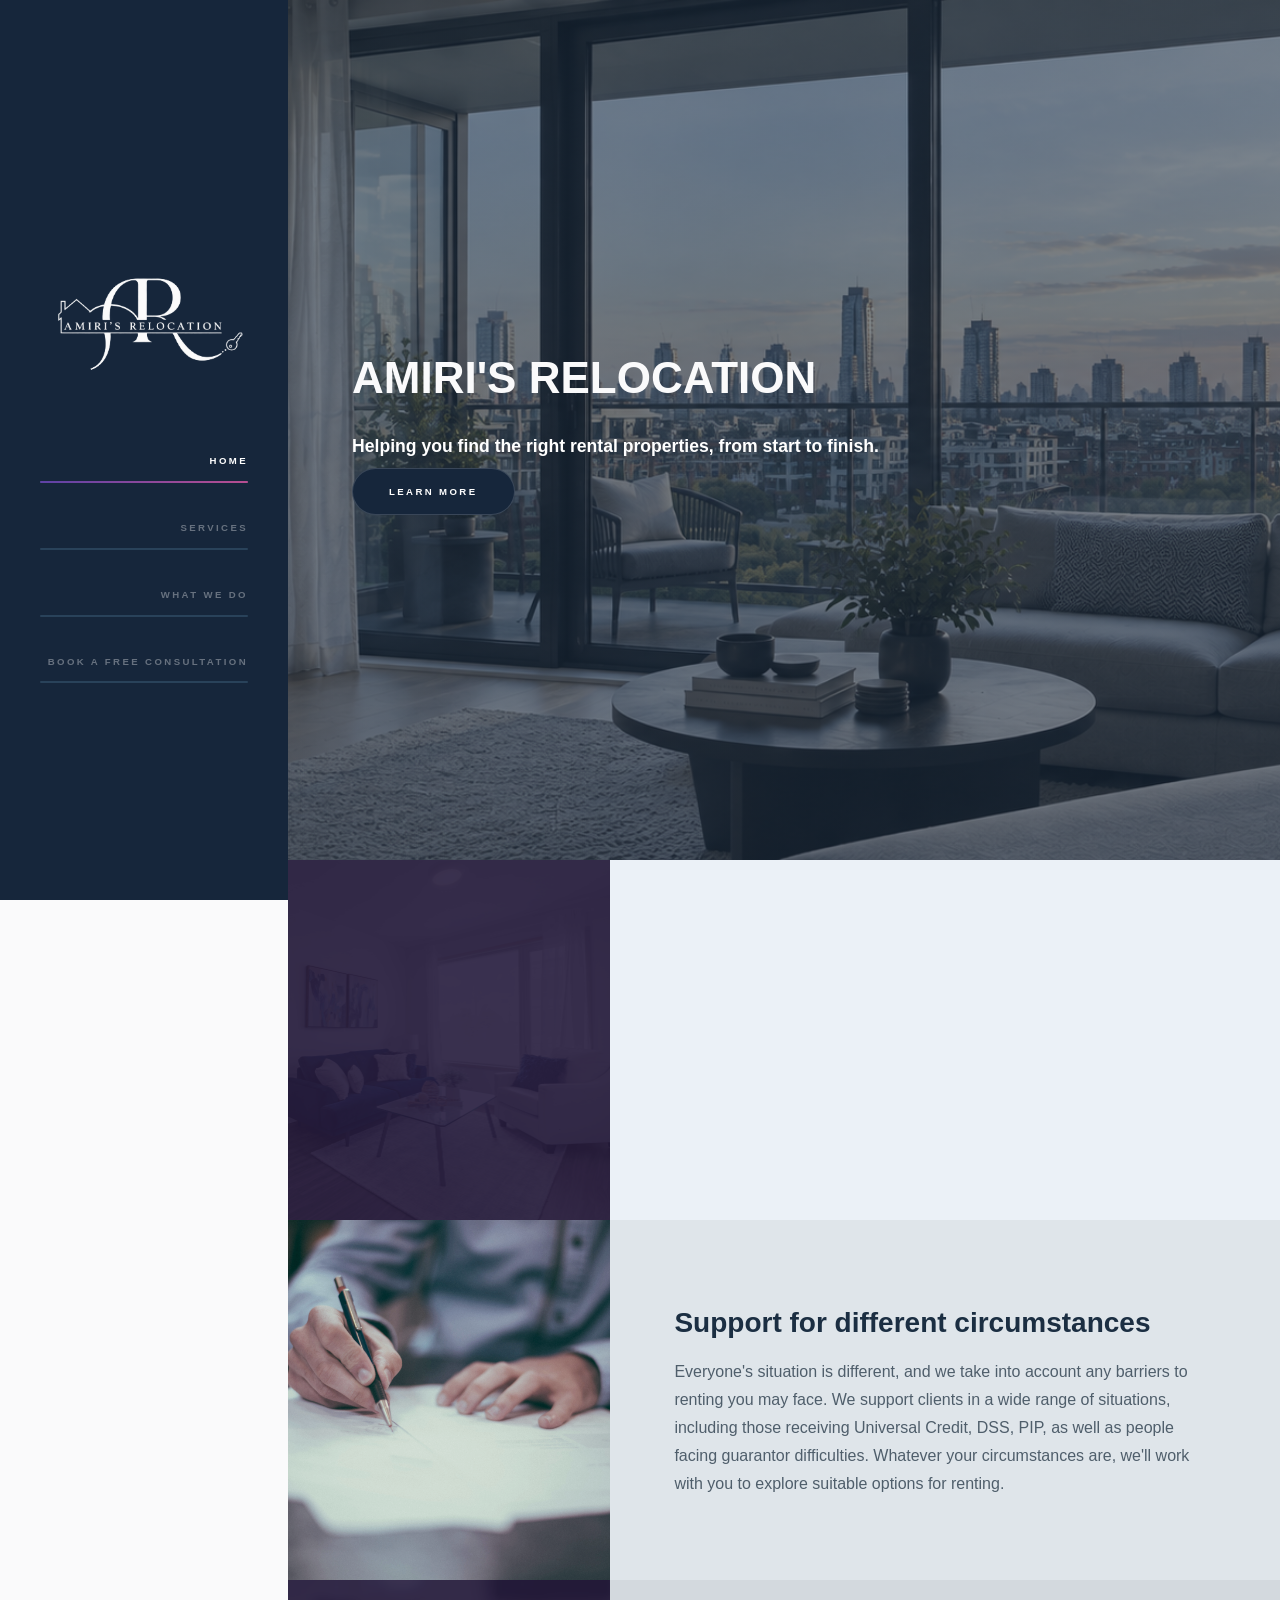
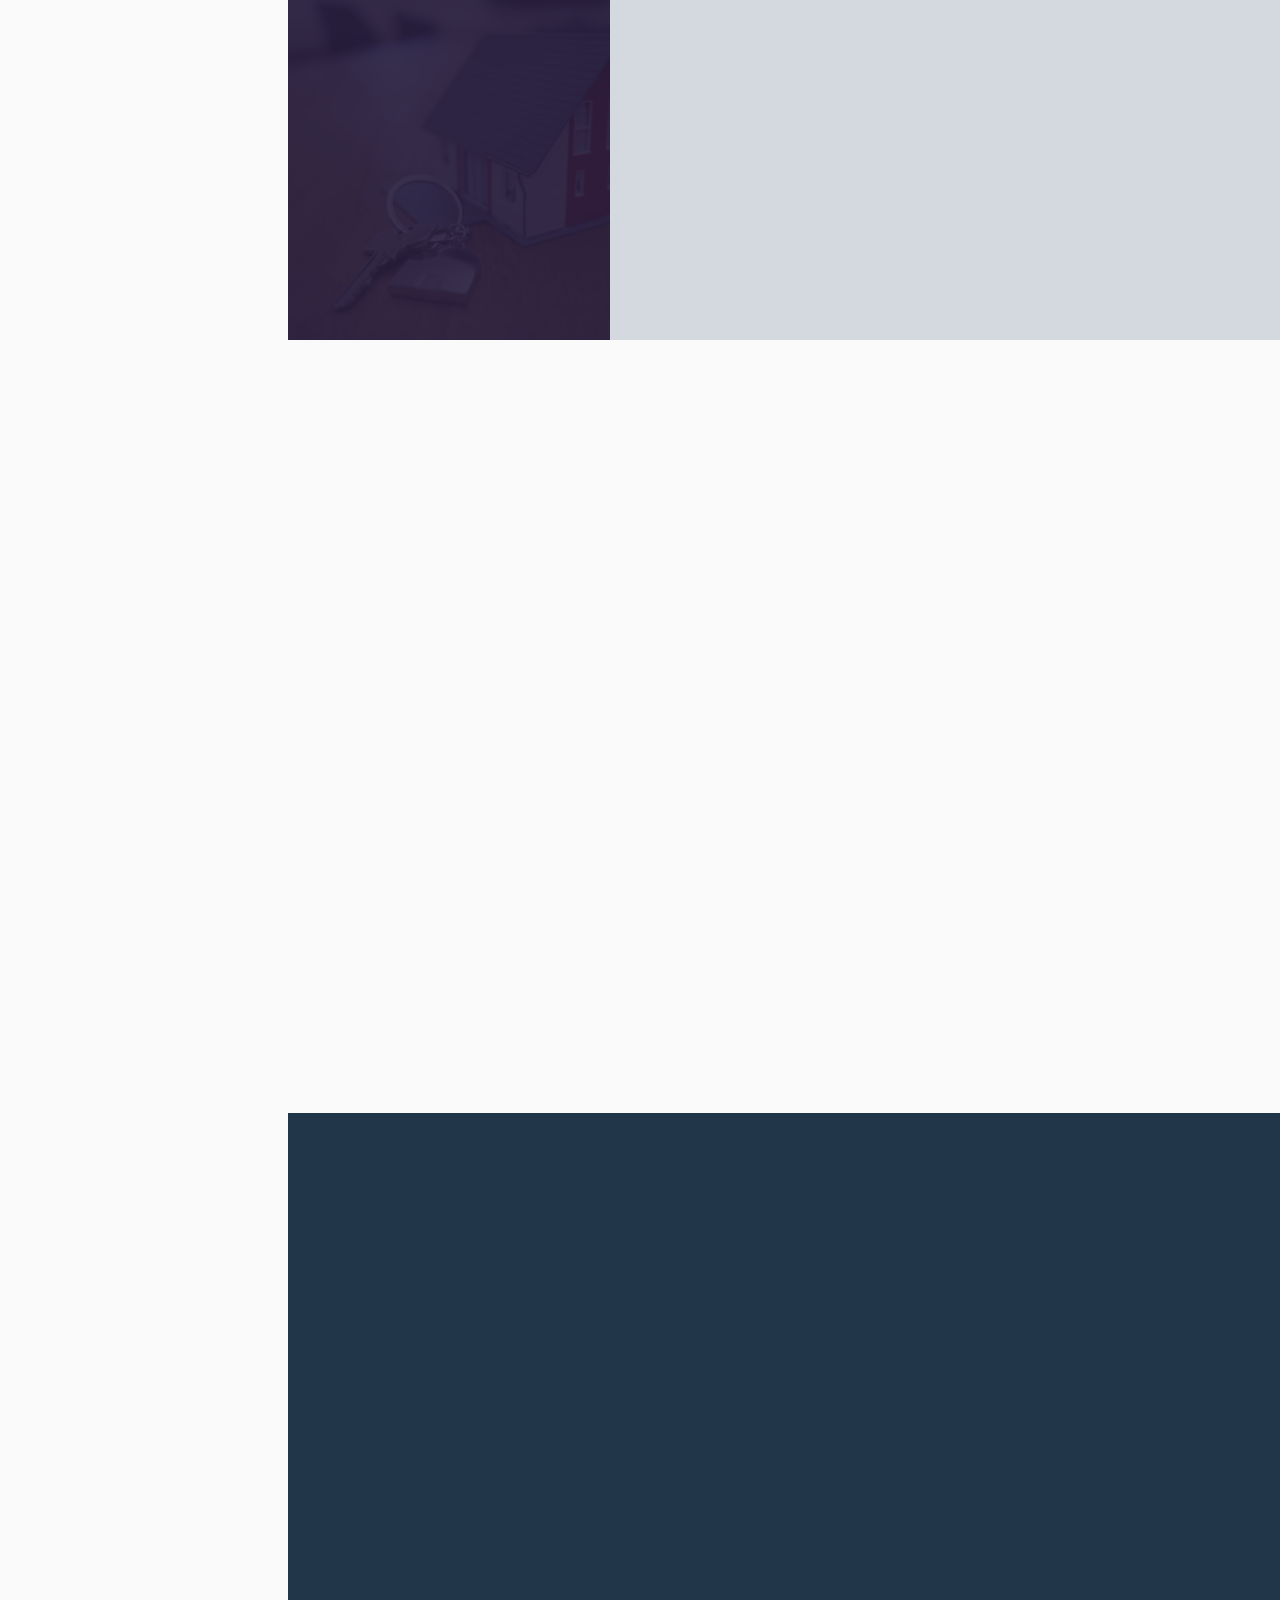
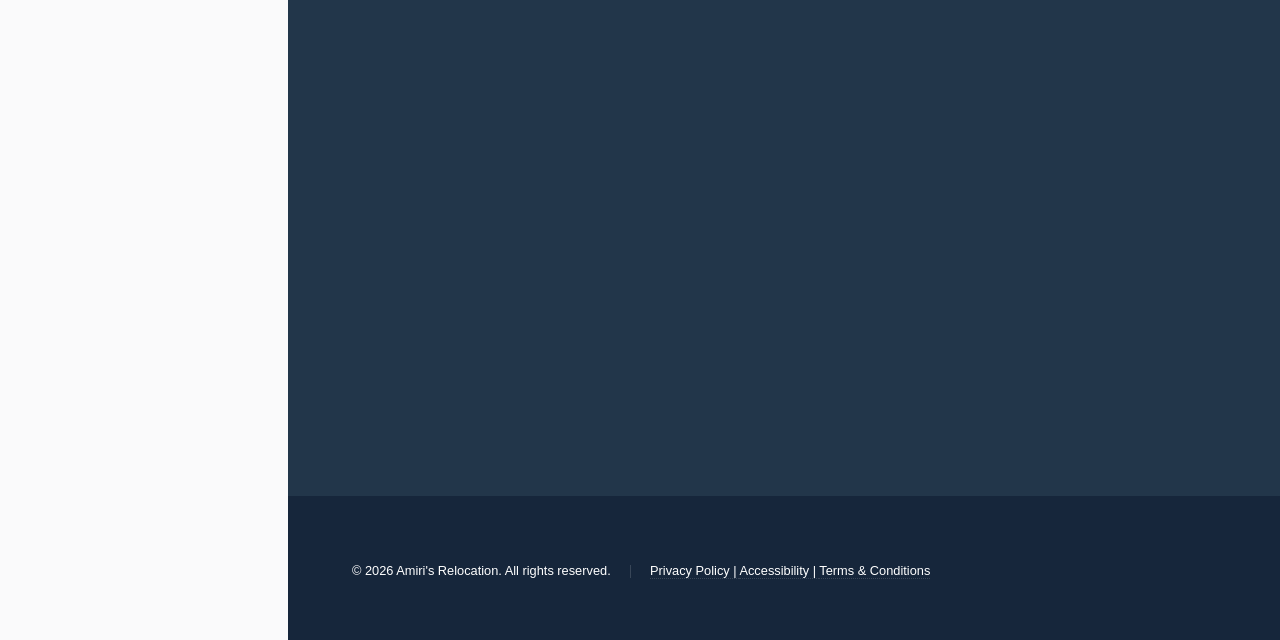
<file: index.html>
<!DOCTYPE HTML>
<html>
	<head>
		<title>Amiri's Relocation</title>
		<link rel="icon" type="image/x-icon" href="images/Favicon.png">
		<meta charset="utf-8" />
		<meta name="viewport" content="width=device-width, initial-scale=1, user-scalable=no" />
		<link rel="stylesheet" href="assets/css/main.css" />
		<noscript><link rel="stylesheet" href="assets/css/noscript.css" /></noscript>
	</head>
	<body class="is-preload">

		<!-- Sidebar -->
			<section id="sidebar">
				<div class="inner">
					<nav>
						<img src="images/Amiris-logo.png" alt="Amiri's Relocation" style="display: block; width: 100%; height: auto; margin: 0 auto 20px;">
						<ul>
							<li><a href="#intro">Home</a></li>
							<li><a href="#one">Services</a></li>
							<li><a href="#two">What we do</a></li>
							<li><a href="#three">Book a Free Consultation</a></li>
						</ul>
					</nav>
				</div>
			</section>

		<!-- Wrapper -->
			<div id="wrapper">

				<!-- Intro -->
					<section id="intro" class="wrapper style1 fullscreen fade-up">
						<div class="inner">
							<h1>AMIRI'S RELOCATION</h1>
							<h3 style="color: white;">Helping you find the right rental properties, from start to finish.</h3>
							<ul class="actions">
								<li><a href="#one" class="button scrolly" style="background-color: #16263b;">Learn more</a></li>
							</ul>
						</div>
					</section>

				<!-- One -->
					<section id="one" class="wrapper style2 spotlights">
						<section>
							<a href="#" class="image"><img src="images/Living-room.4.png" alt="" data-position="center center" /></a>
							<div class="content">
								<div class="inner">
									<h2>Find the right property for you</h2>
									<p>We listen to what matters most to you, and search for rental properties that match your budget, preferred property type and household needs.</p>
								</div>
							</div>
						</section>
						<section>
							<a href="#" class="image"><img src="images/Writing.jpg" alt="" data-position="top center" /></a>
							<div class="content">
								<div class="inner">
									<h2>Support for different circumstances</h2>
									<p>Everyone's situation is different, and we take into account any barriers to renting you may face. We support clients in a wide range of situations, including those receiving Universal Credit, DSS, PIP, as well as people facing guarantor difficulties. Whatever your circumstances are, we'll work with you to explore suitable options for renting. </p>
								</div>
							</div>
						</section>
						<section>
							<a href="#" class="image"><img src="images/House-key.png" alt="" data-position="25% 25%" /></a>
							<div class="content">
								<div class="inner">
									<h2>Taking the stress out of your search</h2>
									<p>We understand that searching for a property can be time-consuming and overwhelming. We help to simplify the process by doing the searching with your needs in mind, so you can focus on what matters most.</p>
								</div>
							</div>
						</section>
					</section>

				<!-- Two -->
					<section id="two" class="wrapper style3 fade-up">
						<div class="inner">
							<h2>What we do</h2>
							<p>We provide personalised property-search support for renters in a variety of situations.</p>
							<div class="features">
								<section>
									<span class="icon solid major fa-search"></span>
									<h3>Property Search</h3>
									<p>We search for rental properties that match your needs and circumstances.</p>
								</section>
								<section>
									<span class="icon solid major fa-user"></span>
									<h3>Personal Support</h3>
									<p>Guidance tailored to your individual circumstances throughout the process.</p>
								</section>
								<section>
									<span class="icon solid major fa-home"></span>
									<h3>Finding you the right home</h3>
									<p>Helping you find the suitable rental properties based on your requirements.</p>
								</section>
								<section>
									<span class="icon solid major fa-comments"></span>
									<h3>Book a free Consultation</h3>
									<p>Start with a free consultation so we can understand what you're looking for.</p>
								</section>
							</div>
							<ul class="actions">
								<li><a href="generic.html" class="button">Learn more</a></li>
							</ul>
						</div>
					</section>

				<!-- Three -->
					<section id="three" class="wrapper style1 fade-up">
						<div class="inner">
							<h2 style="color:white;">Book in a Free Consultation</h2>
							<p>Let us know what kind of property you are looking for and we'll get in touch to discuss how we can help. Only your name, number and email address are required.</p>
							<div class="split style1">
								<section>
									<form id="consultation-form">
										<div class="fields">
											<div class="field half">
												<label for="name">Full Name *</label>
												<input type="text" name="name" id="name" required/>
											</div>
											<div class="field half">
												<label for="email">Email *</label>
												<input type="email" name="email" id="email" required/>
											</div>
											<div class="field half">
												<label for="phone">Phone Number *</label>
												<input type="tel" name="phone" id="phone" required/>
											</div>
											<div class="field half">
    											<label for="bedrooms">Bedrooms</label>
    											<select name="bedrooms" id="bedrooms">
        											<option value="">Select</option>
        											<option value="studio">Studio</option>
        											<option value="1">1 bedroom</option>
        											<option value="2">2 bedrooms</option>
        											<option value="3">3 bedrooms</option>
        											<option value="4">4 bedrooms</option>
        											<option value="5+">5+ bedrooms</option>
        											<option value="flexible/uncertain">Flexible/Not sure</option>
    											</select>
											</div>
											<div class="field half">
												<label for="tenants">Number of Tenants</label>
												<select name="tenants" id="tenants">
													<option value="">Select</option>
													<option value="1">1 tenant</option>
													<option value="2">2 tenants</option>
													<option value="3">3 tenants</option>
													<option value="4">4 tenants</option>
													<option value="5+">5+ tenants</option>
													<option value="not-sure">Not sure yet</option>
												</select>
											</div>
											<div class="field half">
												<label for="budget">Monthly Budget</label>
												<input type="text" name="budget" id="budget" placeholder="e.g. maximum monthly rent">
											</div>
											<div class="field half">
												<label for="moveindate">Preferred Move-in Date</label>
												<input type="date" name="moveindate" id="moveindate">
											</div>
											<div class="field half">
												<label for="property-type">Property Type</label>
												<select name="property-type" id="property-type">
													<option value="">Select</option>
													<option value="room">Room</option>
													<option value="studio">Studio</option>
													<option value="flat">Flat</option>
													<option value="house">House</option>
													<option value="unsure">Not sure yet</option>
												</select>
											</div>
											<div class="field">
												<label for="message">Additional Information</label>
												<textarea name="message" id="message" rows="5"></textarea>
											</div>
										</div>
										<ul class="actions">
											<li><button type="submit" class="button" style="background-color: #16263b;">Submit Enquiry</button></li>
										</ul>
									</form>
								</section>
								<section>
									<ul class="contact">
										<li>
											<h3 style="color:white;">Email</h3>
											<a href="mailto:info@amirisrelocationltd.com">info@amirisrelocationltd.com</a>
										</li>
										<li>
											<h3 style="color:white;">Phone</h3>
											<span>(+44) 7588-817175</span>
										</li>
										<li>
											<h3 style="color:white;">Social</h3>
											<ul class="icons">
												<li><a href="#" class="icon brands fa-twitter"><span class="label">Twitter</span></a></li>
												<li><a href="#" class="icon brands fa-facebook-f"><span class="label">Facebook</span></a></li>
												<li><a href="#" class="icon brands fa-instagram"><span class="label">Instagram</span></a></li>
												<li><a href="#" class="icon brands fa-linkedin-in"><span class="label">LinkedIn</span></a></li>
											</ul>
										</li>
									</ul>
								</section>
							</div>
						</div>
					</section>

			</div>

		<!-- Footer -->
			<footer id="footer" class="wrapper style1-alt" style="background-color:#16263b;">
				<div class="inner">
					<ul class="menu" style="color:white;">
						<li>&copy; 2026 Amiri's Relocation. All rights reserved.</li><li><a href="privacy.html">Privacy Policy   |   </a><a href="accessibility.html">Accessibility   |   </a><a href="terms.html">Terms & Conditions</a></li>
					</ul>
				</div>
			</footer>

		<!-- Scripts -->
			<script src="assets/js/jquery.min.js"></script>
			<script src="assets/js/jquery.scrollex.min.js"></script>
			<script src="assets/js/jquery.scrolly.min.js"></script>
			<script src="assets/js/browser.min.js"></script>
			<script src="assets/js/breakpoints.min.js"></script>
			<script src="assets/js/util.js"></script>
			<script src="assets/js/main.js"></script>

		<script>
const consultationForm = document.getElementById("consultation-form");

consultationForm.addEventListener("submit", async function(event) {
    event.preventDefault();

    const submitButton = consultationForm.querySelector(
        'button[type="submit"]'
    );

    submitButton.disabled = true;
    submitButton.textContent = "Submitting...";

    const formData = new FormData(consultationForm);
    const data = Object.fromEntries(formData.entries());

    console.log("Sending:", data);

    try {
        await fetch(
            "https://script.google.com/macros/s/AKfycbyX_FrpyJGPlLH2YkERnUDaKJKPXDxg6LpUZutn-9wnRc_uyOuVvKwRPtQPOWE2C8UC/exec",
            {
                method: "POST",
                headers: {
                    "Content-Type": "text/plain;charset=utf-8"
                },
                body: JSON.stringify(data)
            }
        );

        alert("Thank you! Your enquiry has been submitted.");
        consultationForm.reset();

    } catch (error) {
        console.error("Submission error:", error);

        alert("Sorry, something went wrong. Please try again.");
    } finally {
        submitButton.disabled = false;
        submitButton.textContent = "Submit Enquiry";
    }
});
</script>
	</body>
</html>
</file>
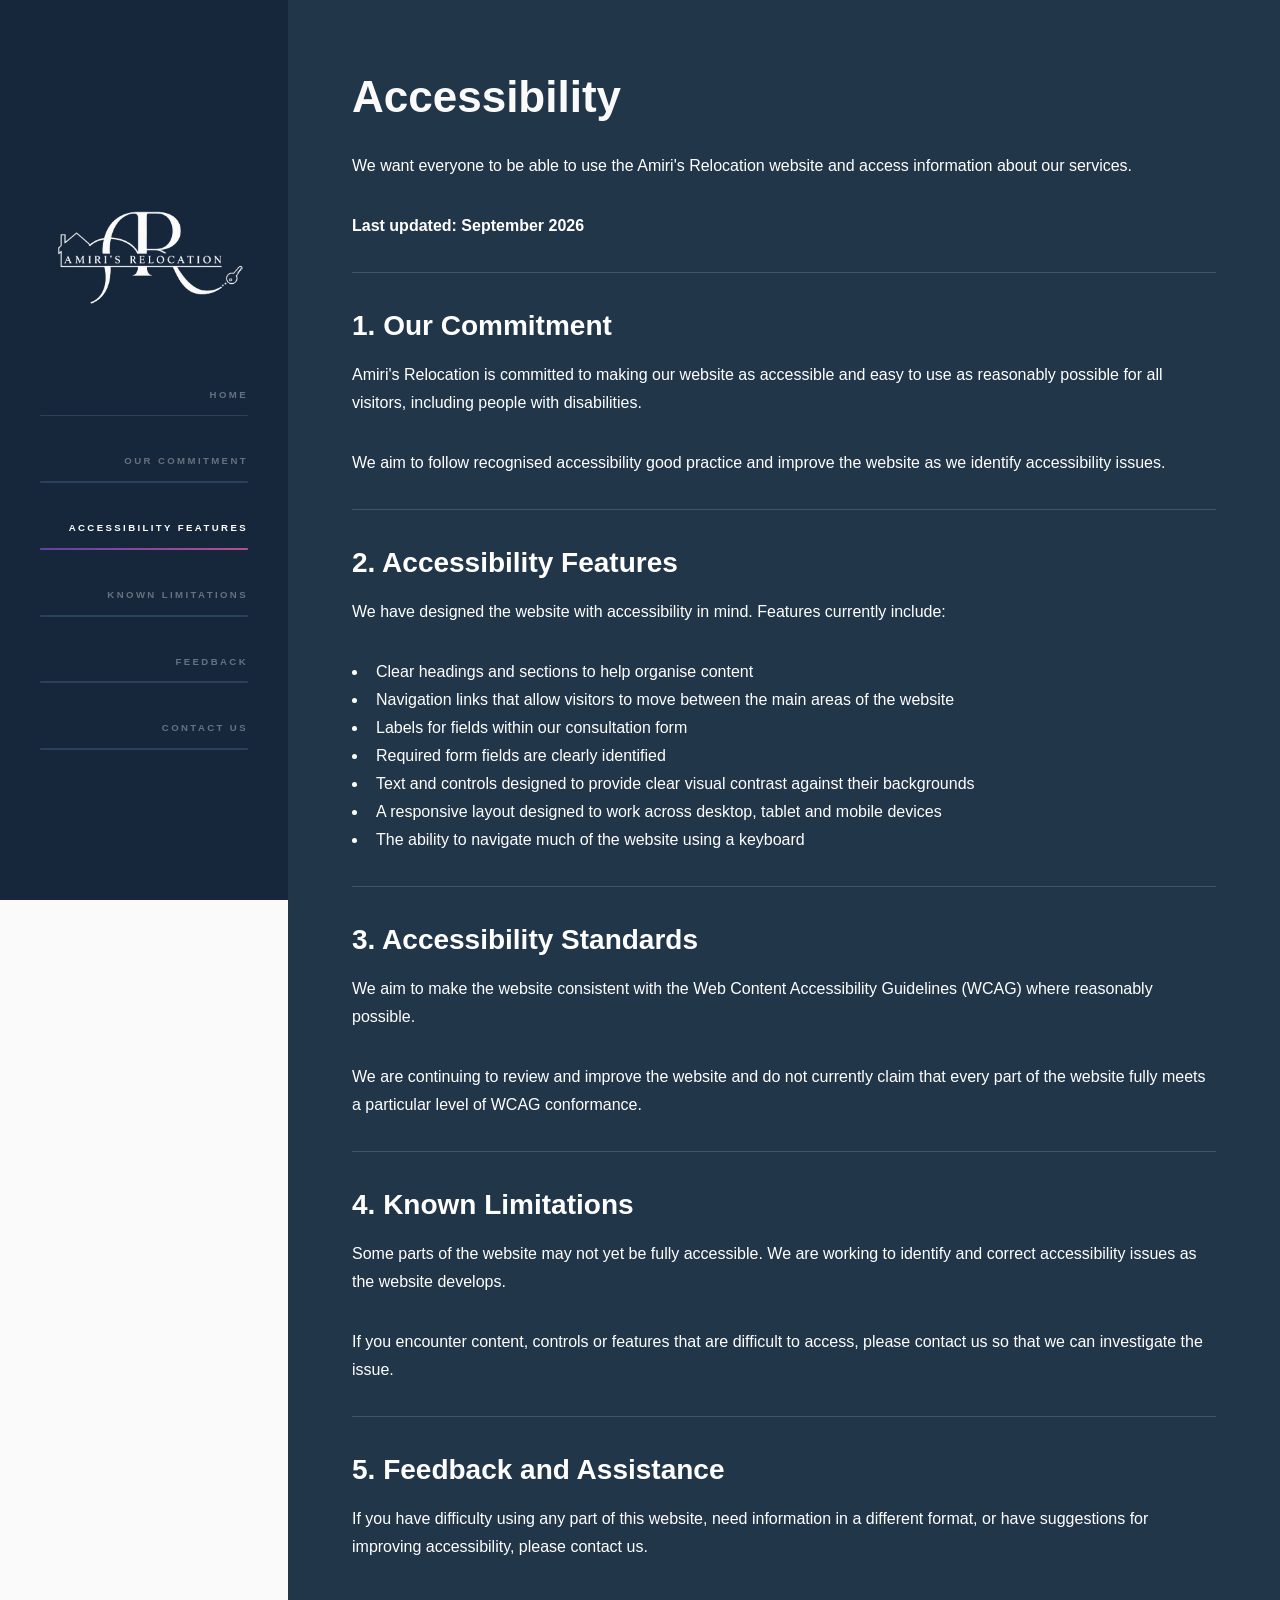
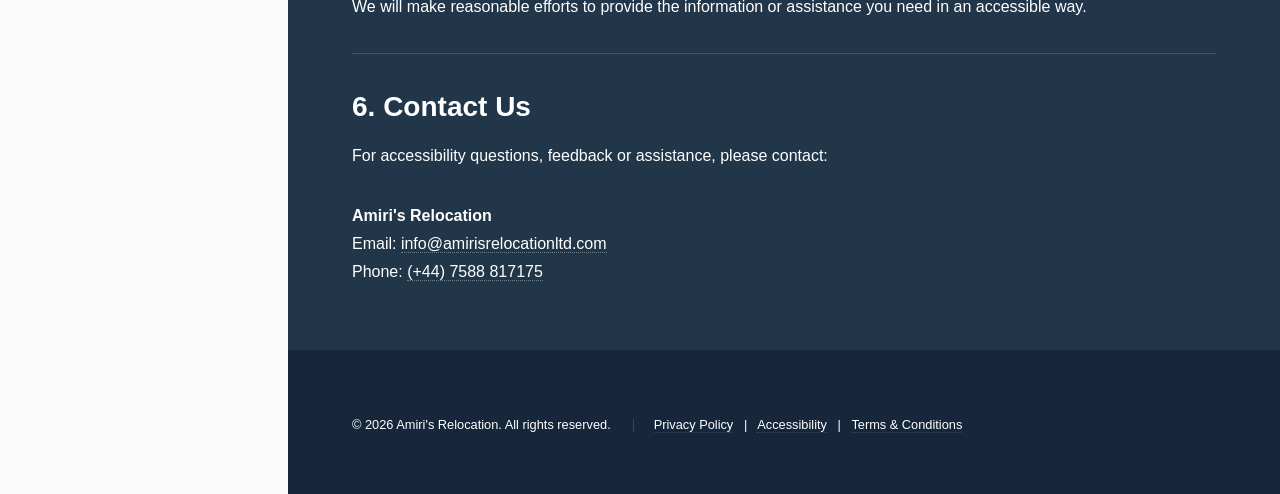
<file: accessibility.html>
<!DOCTYPE HTML>
<html>
	<head>
		<title>Accessibility | Amiri's Relocation</title>
		<link rel="icon" type="image/x-icon" href="images/Favicon.png">
		<meta charset="utf-8" />
		<meta name="viewport" content="width=device-width, initial-scale=1" />
		<link rel="stylesheet" href="assets/css/main.css" />
		<noscript><link rel="stylesheet" href="assets/css/noscript.css" /></noscript>
	</head>

	<body class="is-preload">

		<!-- Sidebar -->
		<section id="sidebar">
			<div class="inner">
				<nav>
					<img src="images/Amiris-logo.png" alt="Amiri's Relocation" style="display: block; width: 100%; height: auto; margin: 0 auto 20px;">
					<ul>
						<li><a href="index.html">Home</a></li>
						<li><a href="#commitment">Our Commitment</a></li>
						<li><a href="#features">Accessibility Features</a></li>
						<li><a href="#limitations">Known Limitations</a></li>
						<li><a href="#feedback">Feedback</a></li>
						<li><a href="#contact">Contact Us</a></li>
					</ul>
				</nav>
			</div>
		</section>

		<!-- Wrapper -->
		<div id="wrapper" style="color: white;">

			<section class="wrapper style1 fade-up">
				<div class="inner">

					<h1>Accessibility</h1>

					<p>
						We want everyone to be able to use the Amiri's Relocation
						website and access information about our services.
					</p>

					<p><strong>Last updated: September 2026</strong></p>

					<hr />

					<section id="commitment">
						<h2 style="color: white;">1. Our Commitment</h2>

						<p>
							Amiri's Relocation is committed to making our website
							as accessible and easy to use as reasonably possible
							for all visitors, including people with disabilities.
						</p>

						<p>
							We aim to follow recognised accessibility good practice
							and improve the website as we identify accessibility
							issues.
						</p>
					</section>

					<hr />

					<section id="features">
						<h2 style="color: white;">2. Accessibility Features</h2>

						<p>
							We have designed the website with accessibility in mind.
							Features currently include:
						</p>

						<ul>
							<li>
								Clear headings and sections to help organise content
							</li>

							<li>
								Navigation links that allow visitors to move between
								the main areas of the website
							</li>

							<li>
								Labels for fields within our consultation form
							</li>

							<li>
								Required form fields are clearly identified
							</li>

							<li>
								Text and controls designed to provide clear visual
								contrast against their backgrounds
							</li>

							<li>
								A responsive layout designed to work across desktop,
								tablet and mobile devices
							</li>

							<li>
								The ability to navigate much of the website using
								a keyboard
							</li>
						</ul>
					</section>

					<hr />

					<section id="standards">
						<h2 style="color: white;">3. Accessibility Standards</h2>

						<p>
							We aim to make the website consistent with the Web
							Content Accessibility Guidelines (WCAG) where reasonably
							possible.
						</p>

						<p>
							We are continuing to review and improve the website and
							do not currently claim that every part of the website
							fully meets a particular level of WCAG conformance.
						</p>
					</section>

					<hr />

					<section id="limitations">
						<h2 style="color: white;">4. Known Limitations</h2>

						<p>
							Some parts of the website may not yet be fully accessible.
							We are working to identify and correct accessibility
							issues as the website develops.
						</p>

						<p>
							If you encounter content, controls or features that are
							difficult to access, please contact us so that we can
							investigate the issue.
						</p>
					</section>

					<hr />

					<section id="feedback">
						<h2 style="color: white;">5. Feedback and Assistance</h2>

						<p>
							If you have difficulty using any part of this website,
							need information in a different format, or have suggestions
							for improving accessibility, please contact us.
						</p>

						<p>
							We will make reasonable efforts to provide the information
							or assistance you need in an accessible way.
						</p>
					</section>

					<hr />

					<section id="contact">
						<h2 style="color:white;">6. Contact Us</h2>

						<p>
							For accessibility questions, feedback or assistance,
							please contact:
						</p>

						<p>
							<strong>Amiri's Relocation</strong><br />

							Email:
							<a href="mailto:info@amirisrelocationltd.com">
								info@amirisrelocationltd.com
							</a>
							<br />

							Phone:
							<a href="tel:+447588817175">
								(+44) 7588 817175
							</a>
						</p>
					</section>

				</div>
			</section>

		</div>

		<!-- Footer -->
		<footer id="footer"
				class="wrapper style1-alt"
				style="background-color:#16263b;">

			<div class="inner">
				<ul class="menu" style="color:white;">

					<li>
						&copy; 2026 Amiri's Relocation.
						All rights reserved.
					</li>

					<li>
						<a href="privacy.html">Privacy Policy</a>
						&nbsp; | &nbsp;

						<a href="accessibility.html">Accessibility</a>
						&nbsp; | &nbsp;

						<a href="terms.html">Terms &amp; Conditions</a>
					</li>
				</ul>
			</div>

		</footer>

		<!-- Scripts -->
		<script src="assets/js/jquery.min.js"></script>
		<script src="assets/js/jquery.scrollex.min.js"></script>
		<script src="assets/js/jquery.scrolly.min.js"></script>
		<script src="assets/js/browser.min.js"></script>
		<script src="assets/js/breakpoints.min.js"></script>
		<script src="assets/js/util.js"></script>
		<script src="assets/js/main.js"></script>

	</body>
</html>
</file>
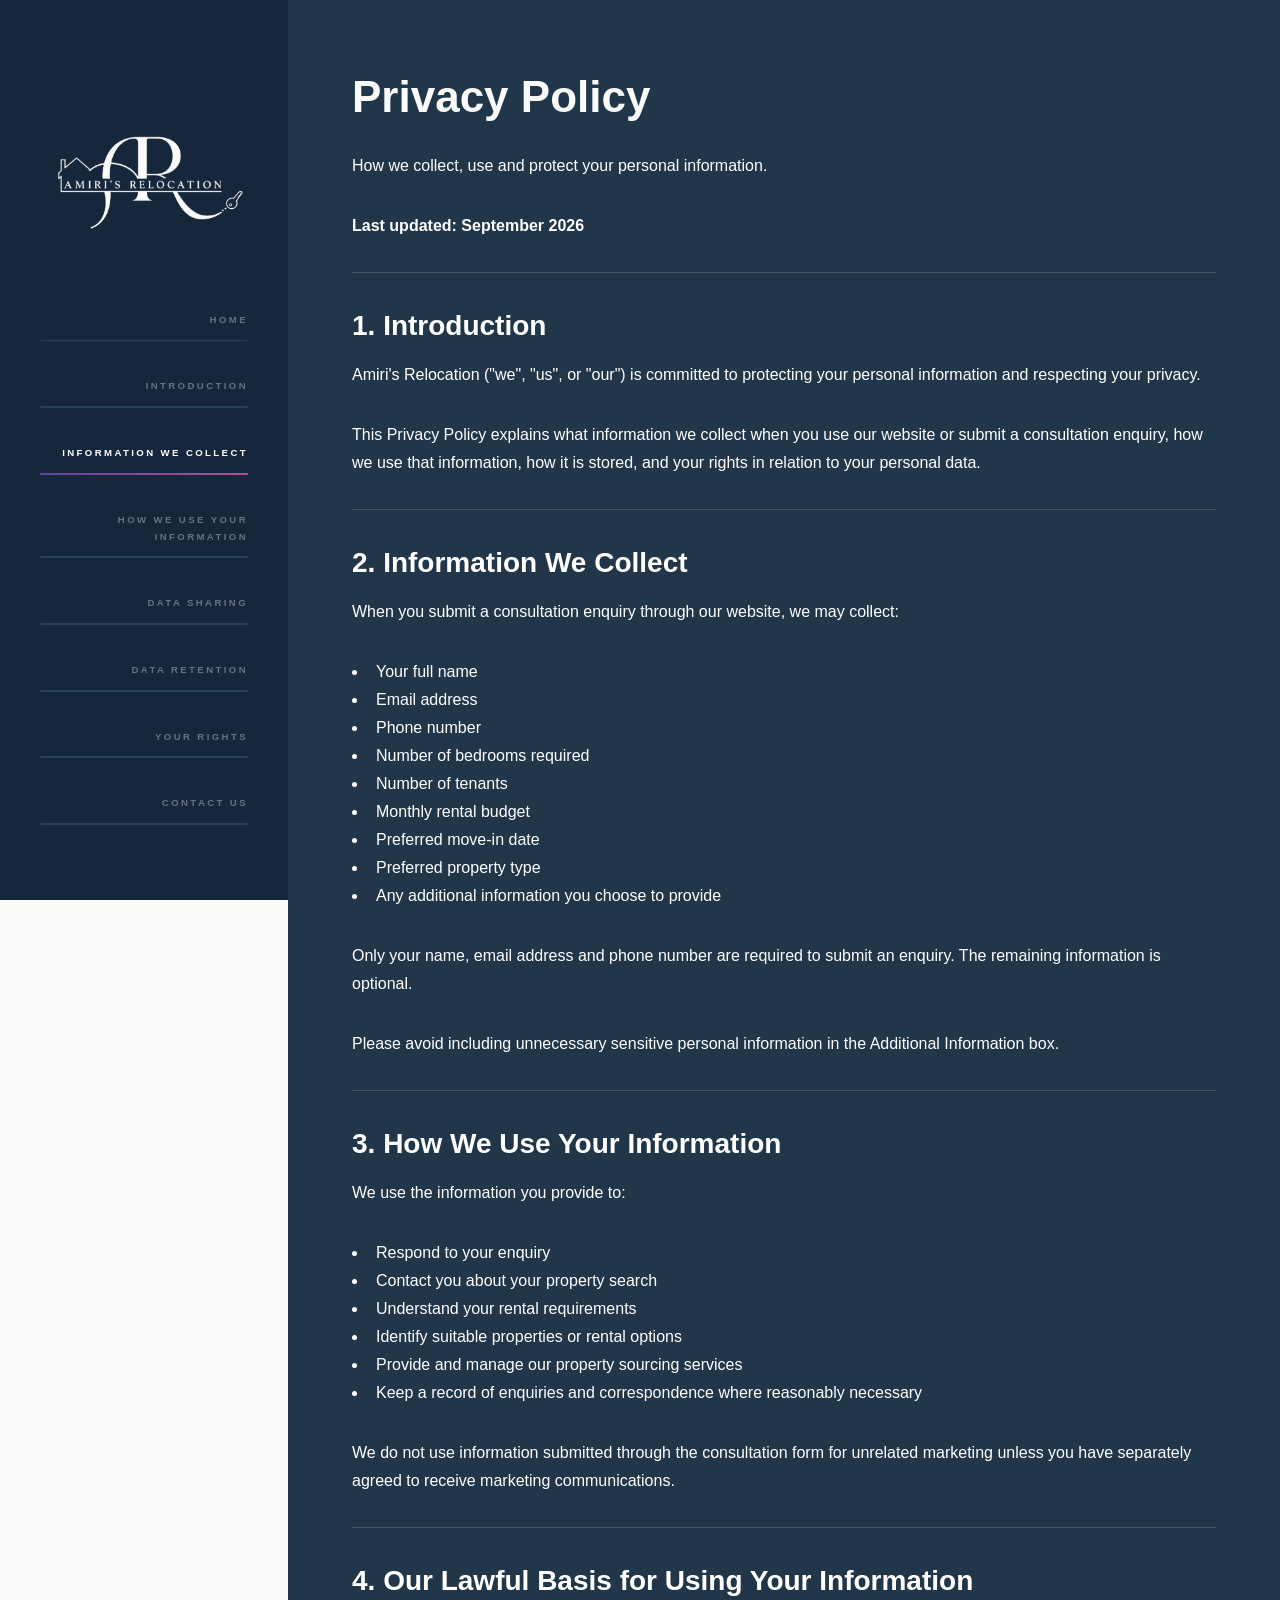
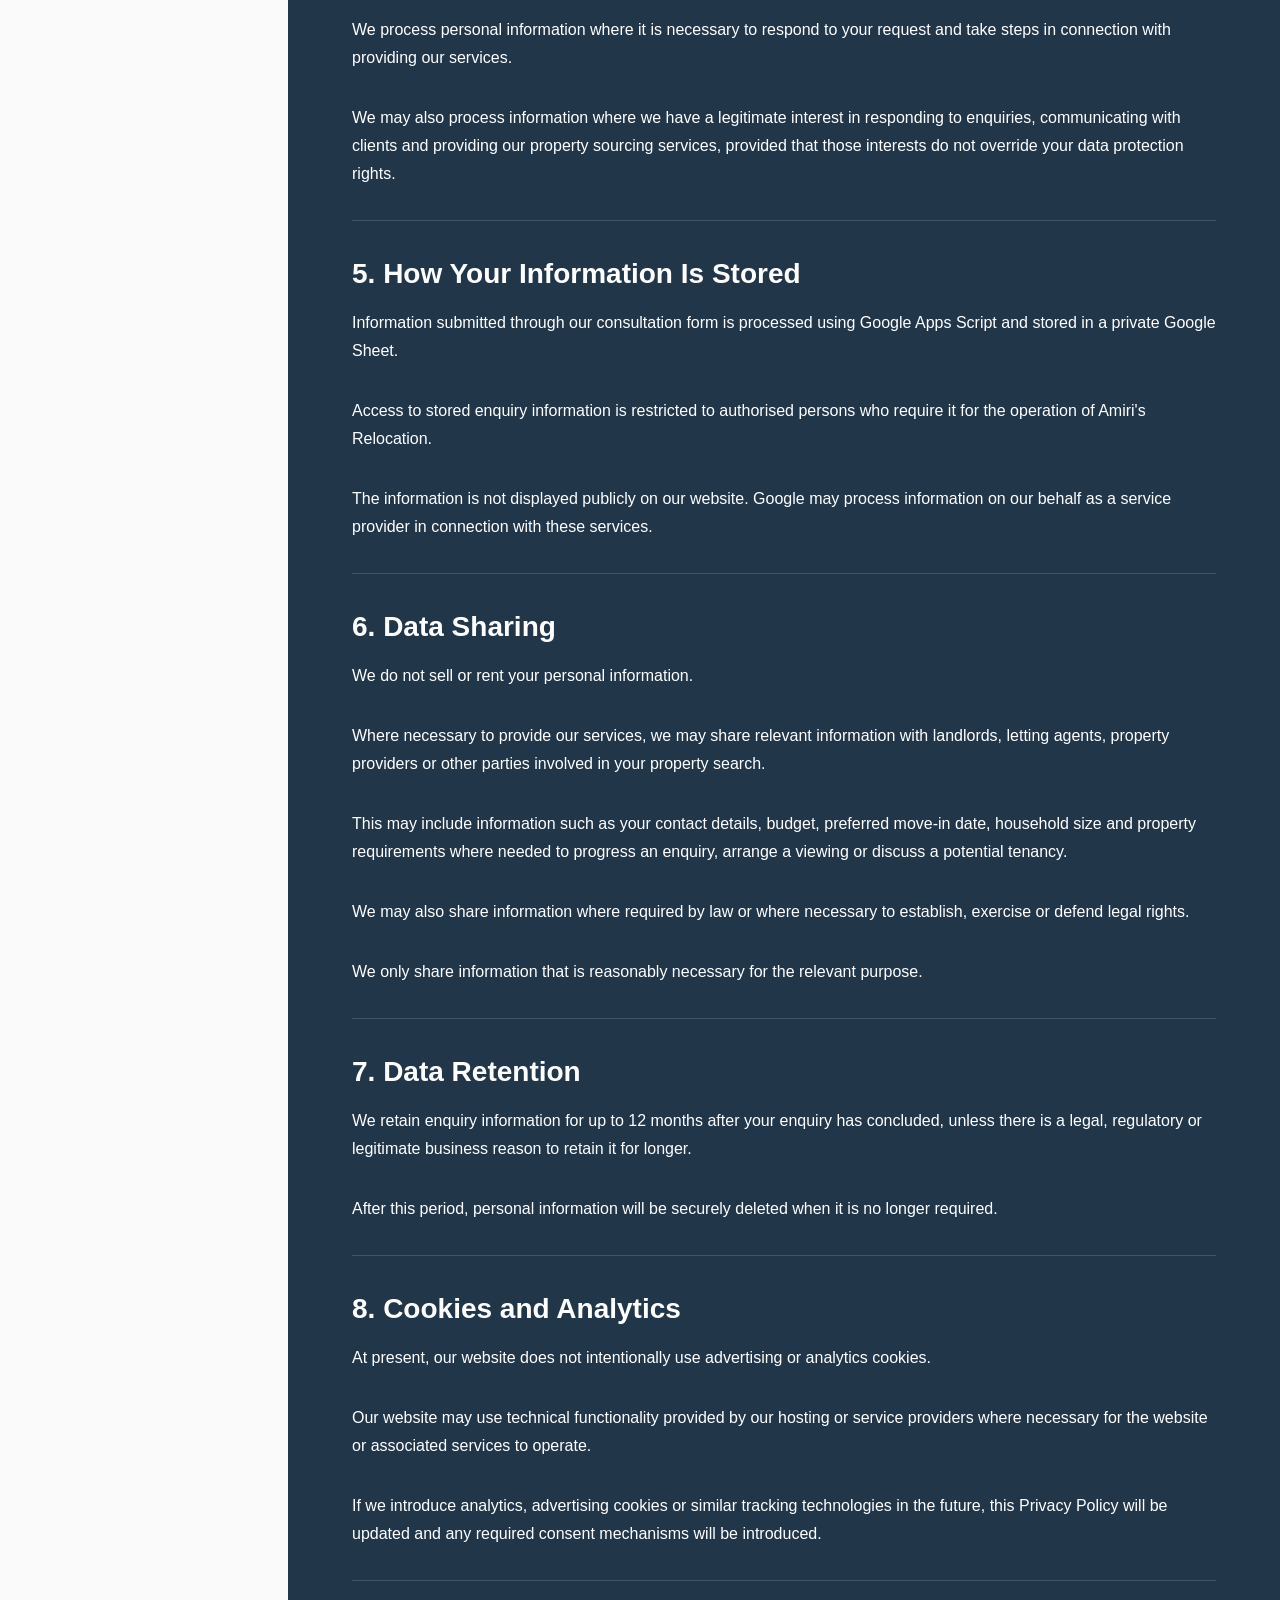
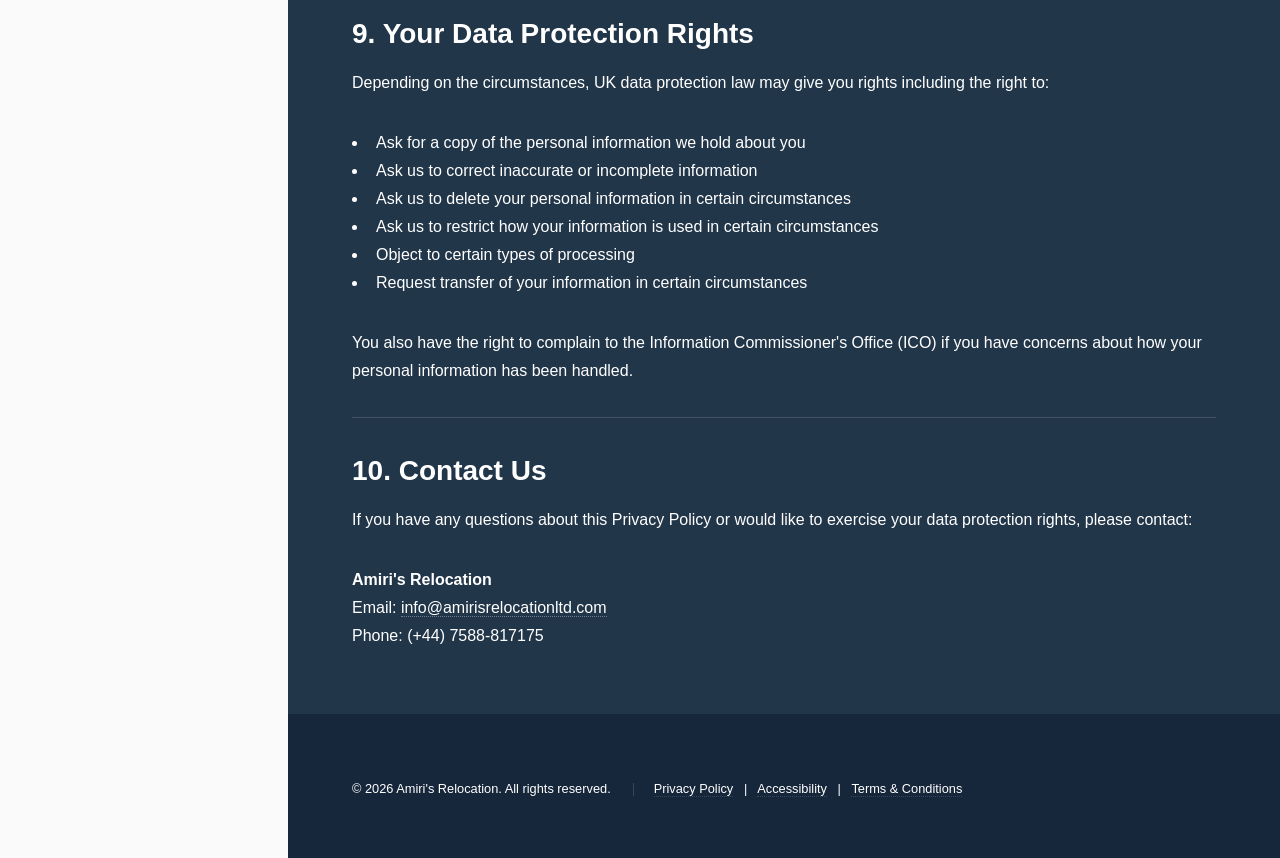
<file: privacy.html>
<!DOCTYPE HTML>
<html>
	<head>
		<title>Privacy Policy | Amiri's Relocation</title>
		<link rel="icon" type="image/x-icon" href="images/Favicon.png">
		<meta charset="utf-8" />
		<meta name="viewport" content="width=device-width, initial-scale=1, user-scalable=no" />
		<link rel="stylesheet" href="assets/css/main.css" />
		<noscript><link rel="stylesheet" href="assets/css/noscript.css" /></noscript>
	</head>

	<body class="is-preload">

		<!-- Sidebar -->
		<section id="sidebar">
			<div class="inner">
				<nav>
					<img src="images/Amiris-logo.png" alt="Amiri's Relocation" style="display: block; width: 100%; height: auto; margin: 0 auto 20px;">
					<ul>
						<li><a href="index.html">Home</a></li>
						<li><a href="#introduction">Introduction</a></li>
						<li><a href="#information">Information We Collect</a></li>
						<li><a href="#use">How We Use Your Information</a></li>
						<li><a href="#sharing">Data Sharing</a></li>
						<li><a href="#retention">Data Retention</a></li>
						<li><a href="#rights">Your Rights</a></li>
						<li><a href="#contact">Contact Us</a></li>
					</ul>
				</nav>
			</div>
		</section>

		<!-- Wrapper -->
		<div id="wrapper" style="color:white;">

			<section class="wrapper style1 fade-up">
				<div class="inner">

					<h1>Privacy Policy</h1>
					<p>How we collect, use and protect your personal information.</p>
					<p><strong>Last updated: September 2026</strong></p>

					<hr/>

					<section id="introduction">
						<h2 style="color: white;">1. Introduction</h2>

						<p>
							Amiri's Relocation ("we", "us", or "our") is committed to
							protecting your personal information and respecting your privacy.
						</p>

						<p>
							This Privacy Policy explains what information we collect when
							you use our website or submit a consultation enquiry, how we
							use that information, how it is stored, and your rights in
							relation to your personal data.
						</p>
					</section>

					<hr />

					<section id="information">
						<h2 style="color: white;">2. Information We Collect</h2>

						<p>
							When you submit a consultation enquiry through our website,
							we may collect:
						</p>

						<ul>
							<li>Your full name</li>
							<li>Email address</li>
							<li>Phone number</li>
							<li>Number of bedrooms required</li>
							<li>Number of tenants</li>
							<li>Monthly rental budget</li>
							<li>Preferred move-in date</li>
							<li>Preferred property type</li>
							<li>Any additional information you choose to provide</li>
						</ul>

						<p>
							Only your name, email address and phone number are required
							to submit an enquiry. The remaining information is optional.
						</p>

						<p>
							Please avoid including unnecessary sensitive personal
							information in the Additional Information box.
						</p>
					</section>

					<hr />

					<section id="use">
						<h2 style="color: white;">3. How We Use Your Information</h2>

						<p>We use the information you provide to:</p>

						<ul>
							<li>Respond to your enquiry</li>
							<li>Contact you about your property search</li>
							<li>Understand your rental requirements</li>
							<li>Identify suitable properties or rental options</li>
							<li>Provide and manage our property sourcing services</li>
							<li>Keep a record of enquiries and correspondence where reasonably necessary</li>
						</ul>

						<p>
							We do not use information submitted through the consultation
							form for unrelated marketing unless you have separately agreed
							to receive marketing communications.
						</p>
					</section>

					<hr />

					<section id="lawful-basis">
						<h2 style="color: white;">4. Our Lawful Basis for Using Your Information</h2>

						<p>
							We process personal information where it is necessary to
							respond to your request and take steps in connection with
							providing our services.
						</p>

						<p>
							We may also process information where we have a legitimate
							interest in responding to enquiries, communicating with
							clients and providing our property sourcing services, provided
							that those interests do not override your data protection rights.
						</p>
					</section>

					<hr />

					<section id="storage">
						<h2 style="color: white;">5. How Your Information Is Stored</h2>

						<p>
							Information submitted through our consultation form is
							processed using Google Apps Script and stored in a private
							Google Sheet.
						</p>

						<p>
							Access to stored enquiry information is restricted to
							authorised persons who require it for the operation of
							Amiri's Relocation.
						</p>

						<p>
							The information is not displayed publicly on our website.
							Google may process information on our behalf as a service
							provider in connection with these services.
						</p>
					</section>

					<hr />

					<section id="sharing">
						<h2 style="color: white;">6. Data Sharing</h2>

						<p>
							We do not sell or rent your personal information.
						</p>

						<p>
							Where necessary to provide our services, we may share
							relevant information with landlords, letting agents,
							property providers or other parties involved in your
							property search.
						</p>

						<p>
							This may include information such as your contact details,
							budget, preferred move-in date, household size and property
							requirements where needed to progress an enquiry, arrange
							a viewing or discuss a potential tenancy.
						</p>

						<p>
							We may also share information where required by law or
							where necessary to establish, exercise or defend legal rights.
						</p>

						<p>
							We only share information that is reasonably necessary
							for the relevant purpose.
						</p>
					</section>

					<hr />

					<section id="retention">
						<h2 style="color:white;">7. Data Retention</h2>

						<p>
							We retain enquiry information for up to 12 months after
							your enquiry has concluded, unless there is a legal,
							regulatory or legitimate business reason to retain it
							for longer.
						</p>

						<p>
							After this period, personal information will be securely
							deleted when it is no longer required.
						</p>
					</section>

					<hr />

					<section id="cookies">
						<h2 style="color: white;">8. Cookies and Analytics</h2>

						<p>
							At present, our website does not intentionally use
							advertising or analytics cookies.
						</p>

						<p>
							Our website may use technical functionality provided by
							our hosting or service providers where necessary for the
							website or associated services to operate.
						</p>

						<p>
							If we introduce analytics, advertising cookies or similar
							tracking technologies in the future, this Privacy Policy
							will be updated and any required consent mechanisms will
							be introduced.
						</p>
					</section>

					<hr />

					<section id="rights">
						<h2 style="color:white;">9. Your Data Protection Rights</h2>

						<p>
							Depending on the circumstances, UK data protection law
							may give you rights including the right to:
						</p>

						<ul>
							<li>Ask for a copy of the personal information we hold about you</li>
							<li>Ask us to correct inaccurate or incomplete information</li>
							<li>Ask us to delete your personal information in certain circumstances</li>
							<li>Ask us to restrict how your information is used in certain circumstances</li>
							<li>Object to certain types of processing</li>
							<li>Request transfer of your information in certain circumstances</li>
						</ul>

						<p>
							You also have the right to complain to the Information
							Commissioner's Office (ICO) if you have concerns about
							how your personal information has been handled.
						</p>
					</section>

					<hr />

					<section id="contact">
						<h2 style="color: white;">10. Contact Us</h2>

						<p>
							If you have any questions about this Privacy Policy or
							would like to exercise your data protection rights,
							please contact:
						</p>

						<p>
							<strong>Amiri's Relocation</strong><br />
							Email:
							<a href="mailto:info@amirisrelocationltd.com">
								info@amirisrelocationltd.com
							</a><br />
							Phone: (+44) 7588-817175
						</p>
					</section>

				</div>
			</section>

		</div>

		<!-- Footer -->
		<footer id="footer"
				class="wrapper style1-alt"
				style="background-color:#16263b;">
			<div class="inner">
				<ul class="menu" style="color:white;">
					<li>&copy; 2026 Amiri's Relocation. All rights reserved.</li>
					<li>
						<a href="privacy.html">Privacy Policy</a>
						&nbsp; | &nbsp;
						<a href="accessibility.html">Accessibility</a>
						&nbsp; | &nbsp;
						<a href="terms.html">Terms &amp; Conditions</a>
					</li>
				</ul>
			</div>
		</footer>

		<!-- Scripts -->
		<script src="assets/js/jquery.min.js"></script>
		<script src="assets/js/jquery.scrollex.min.js"></script>
		<script src="assets/js/jquery.scrolly.min.js"></script>
		<script src="assets/js/browser.min.js"></script>
		<script src="assets/js/breakpoints.min.js"></script>
		<script src="assets/js/util.js"></script>
		<script src="assets/js/main.js"></script>

	</body>
</html>
</file>
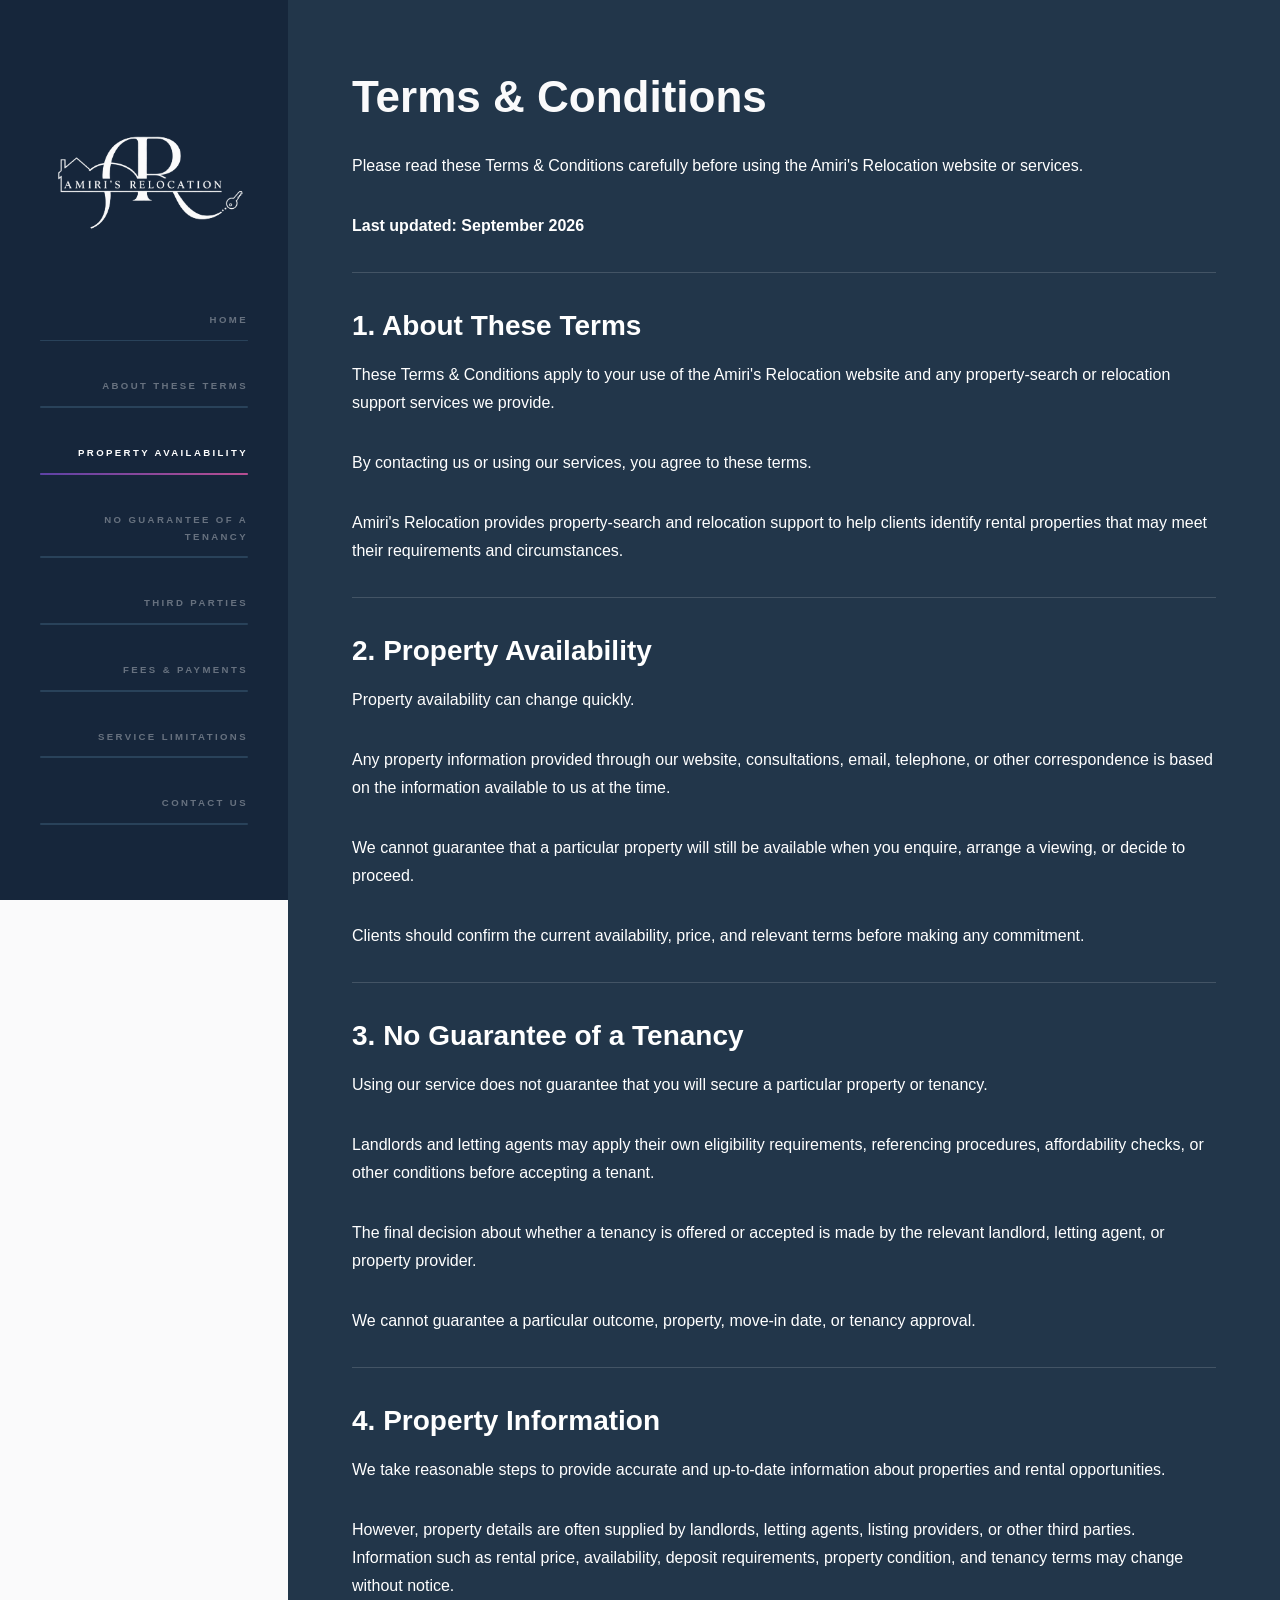
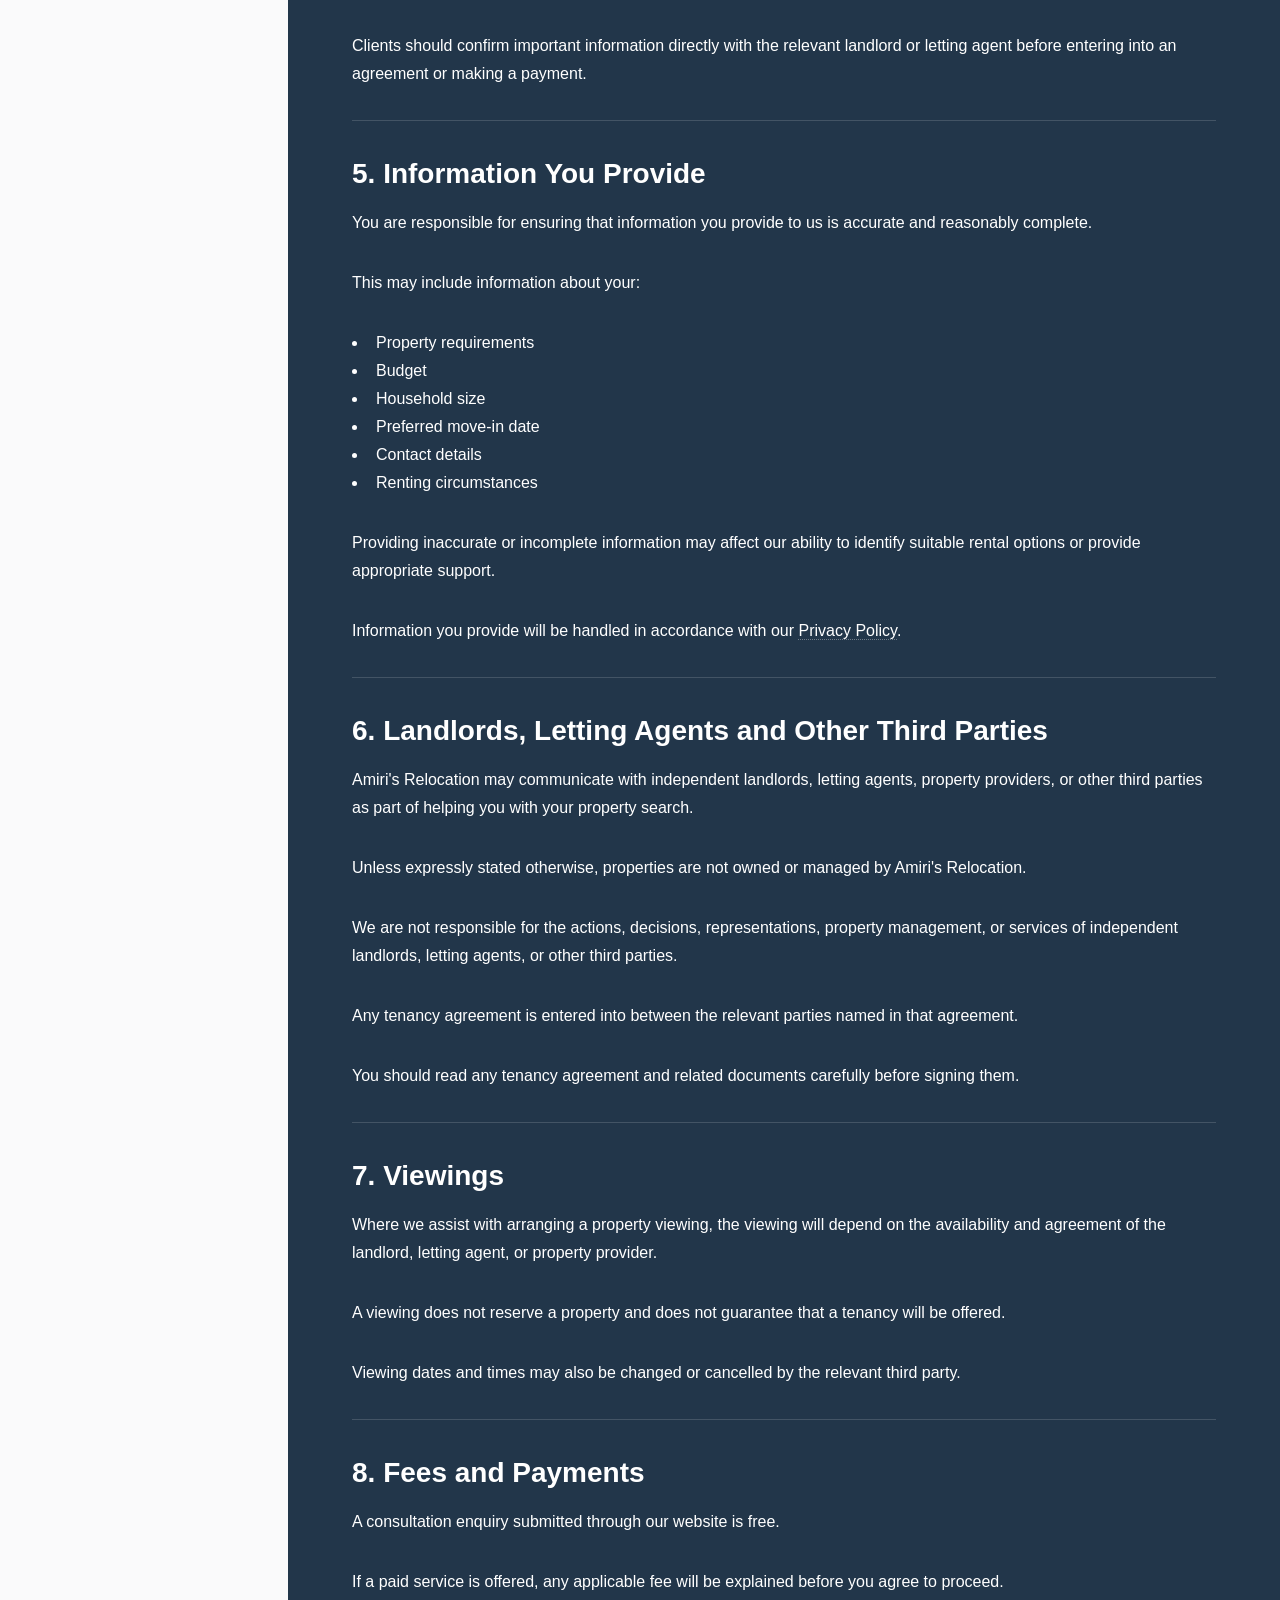
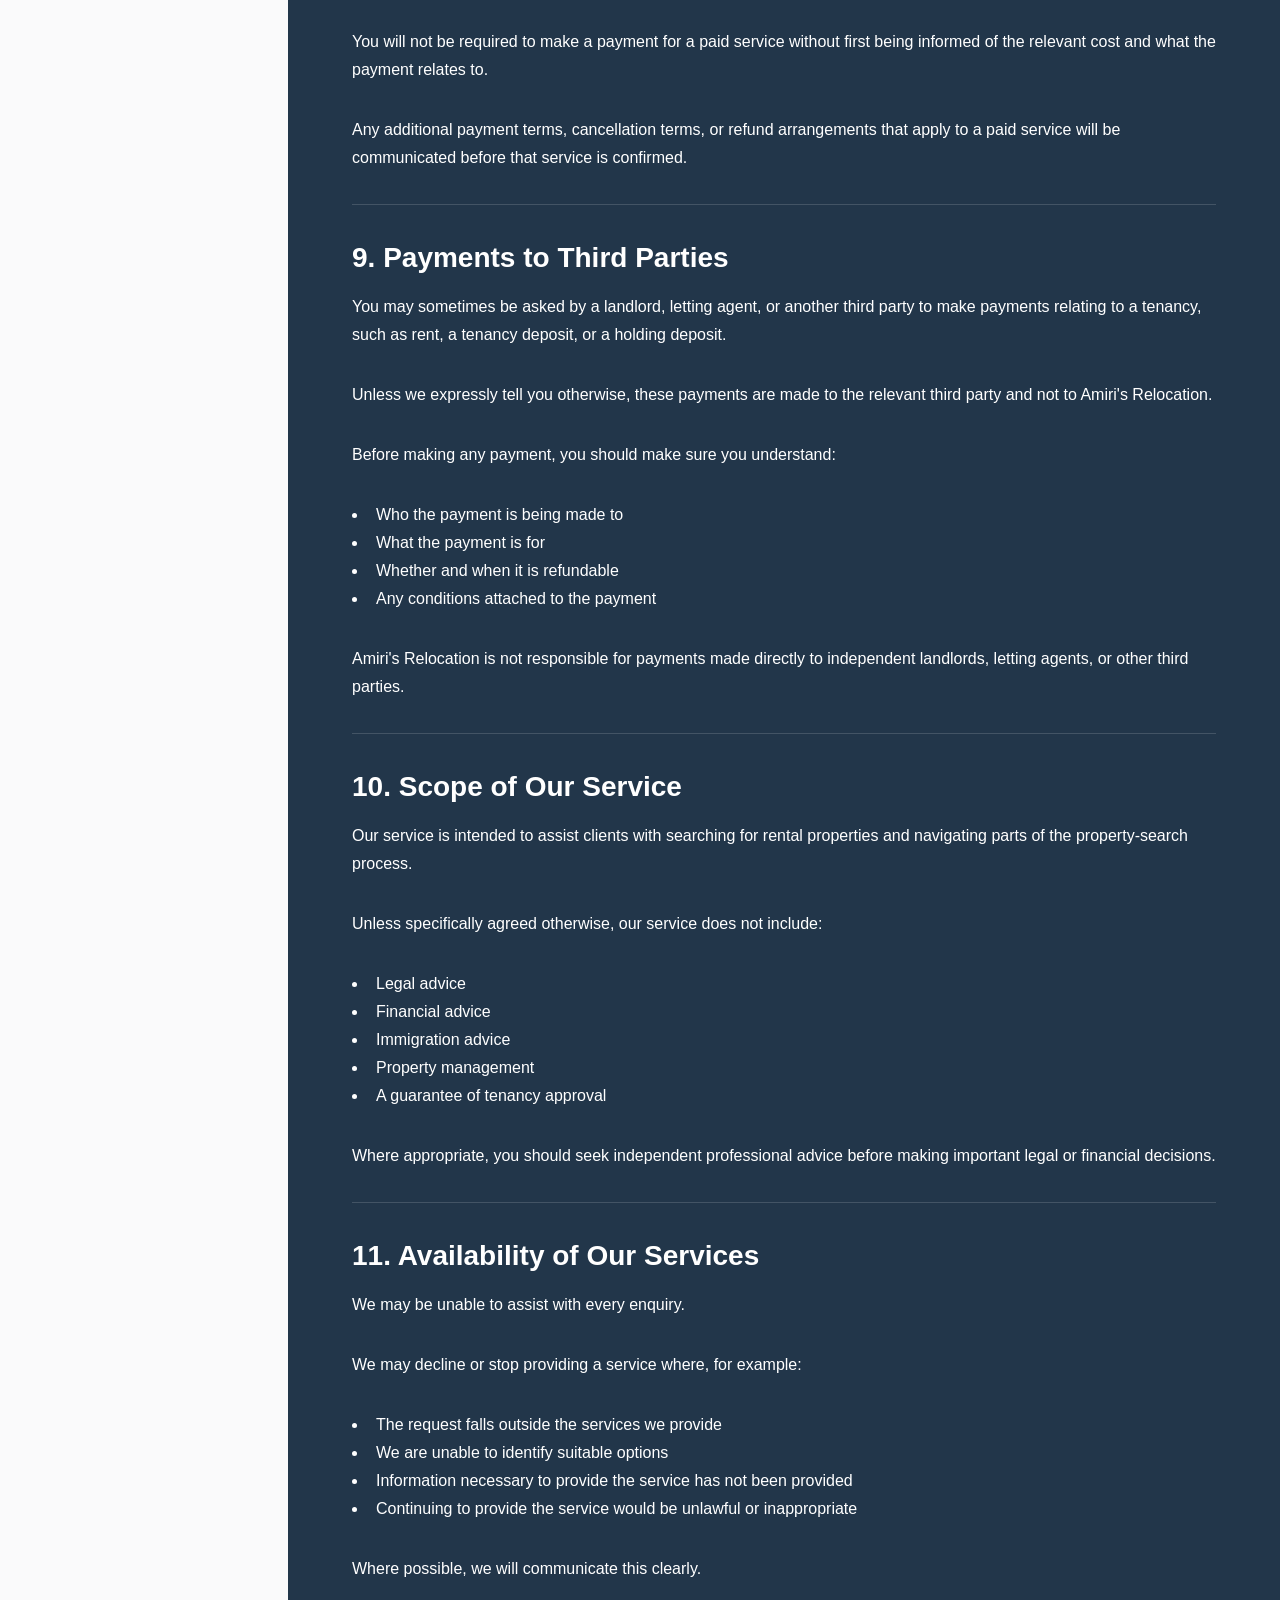
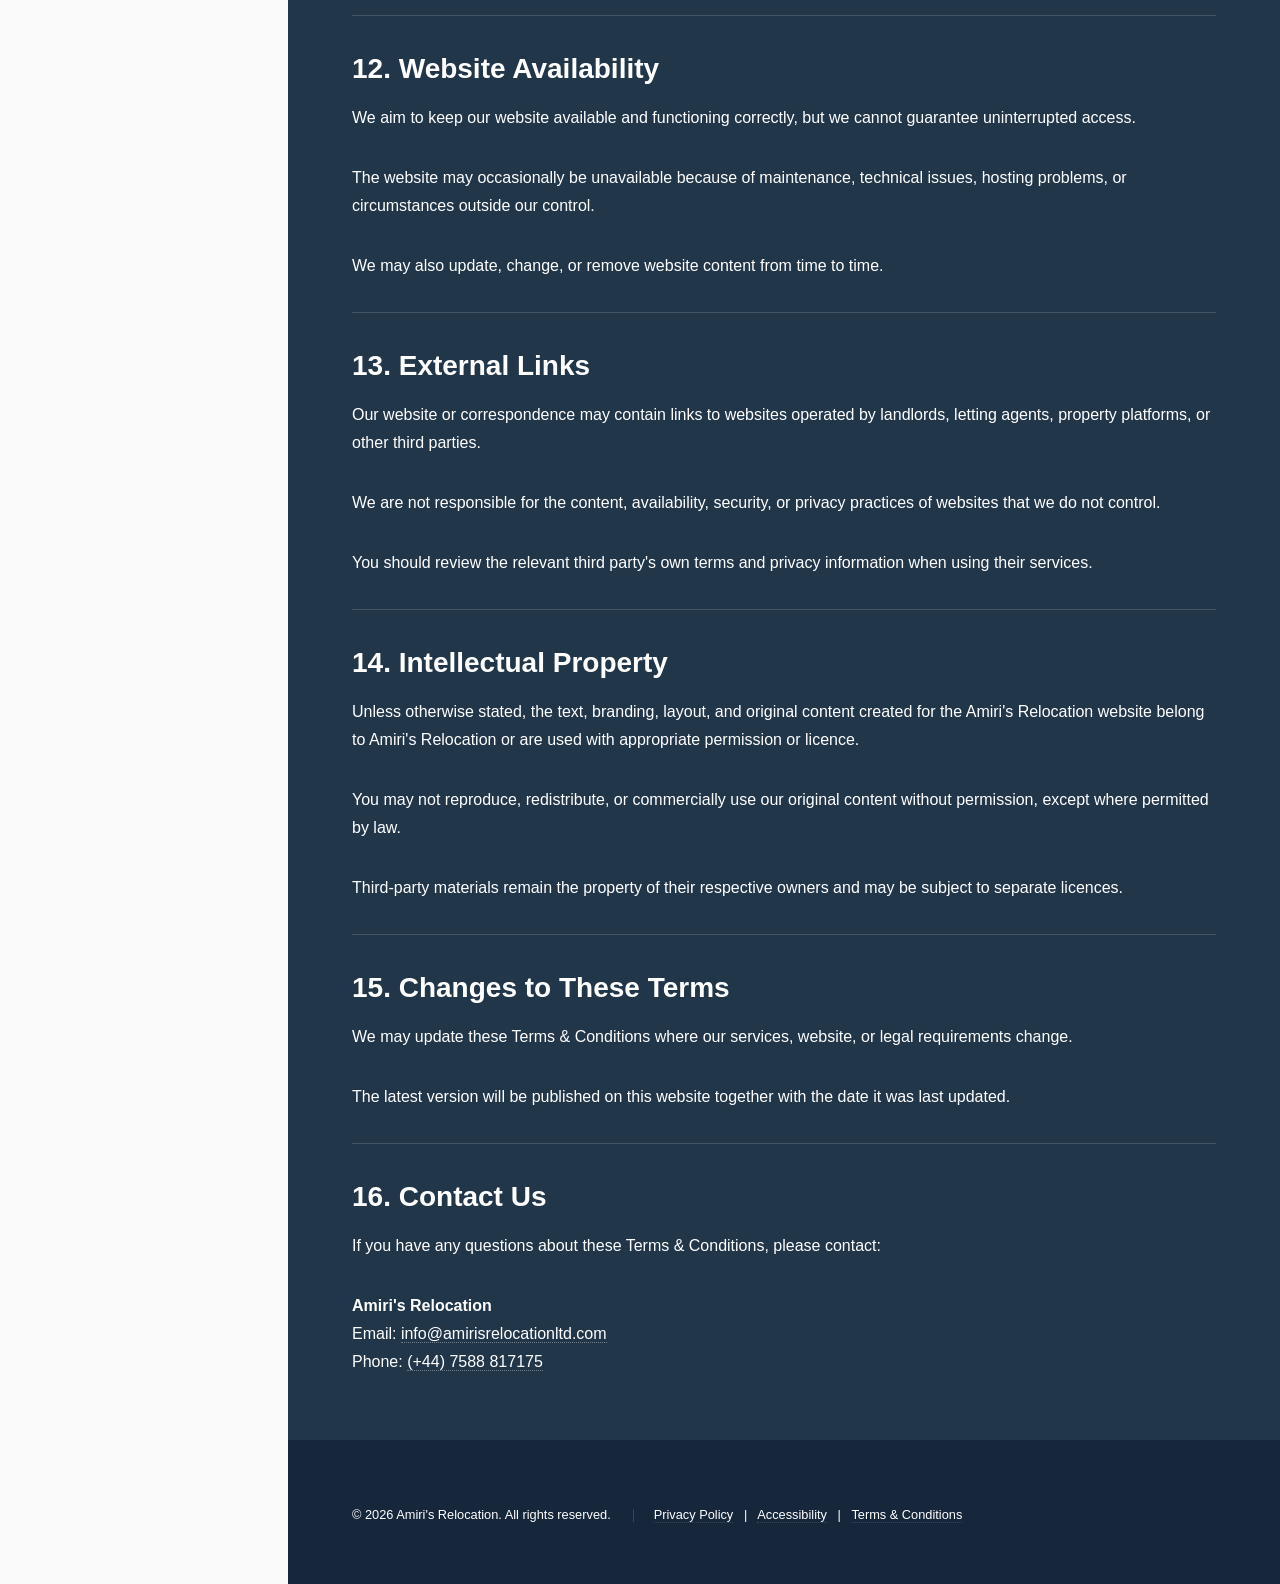
<file: terms.html>
<!DOCTYPE HTML>
<html>
	<head>
		<title>Terms & Conditions | Amiri's Relocation</title>
		<link rel="icon" type="image/x-icon" href="images/Favicon.png">
		<meta charset="utf-8" />
		<meta name="viewport" content="width=device-width, initial-scale=1" />
		<link rel="stylesheet" href="assets/css/main.css" />
		<noscript><link rel="stylesheet" href="assets/css/noscript.css" /></noscript>
	</head>

	<body class="is-preload">

		<!-- Sidebar -->
		<section id="sidebar">
			<div class="inner">
				<nav>
					<img src="images/Amiris-logo.png" alt="Amiri's Relocation" style="display: block; width: 100%; height: auto; margin: 0 auto 20px;">
					<ul>
						<li><a href="index.html">Home</a></li>
						<li><a href="#about">About These Terms</a></li>
						<li><a href="#availability">Property Availability</a></li>
						<li><a href="#tenancy">No Guarantee of a Tenancy</a></li>
						<li><a href="#third-parties">Third Parties</a></li>
						<li><a href="#fees">Fees & Payments</a></li>
						<li><a href="#service">Service Limitations</a></li>
						<li><a href="#contact">Contact Us</a></li>
					</ul>
				</nav>
			</div>
		</section>

		<!-- Wrapper -->
		<div id="wrapper" style="color: white;">

			<section class="wrapper style1 fade-up">
				<div class="inner">

					<h1>Terms &amp; Conditions</h1>

					<p>
						Please read these Terms &amp; Conditions carefully before
						using the Amiri's Relocation website or services.
					</p>

					<p><strong>Last updated: September 2026</strong></p>

					<hr />

					<section id="about">
						<h2 style="color:white;">1. About These Terms</h2>

						<p>
							These Terms &amp; Conditions apply to your use of the
							Amiri's Relocation website and any property-search or
							relocation support services we provide.
						</p>

						<p>
							By contacting us or using our services, you agree to
							these terms.
						</p>

						<p>
							Amiri's Relocation provides property-search and relocation
							support to help clients identify rental properties that may
							meet their requirements and circumstances.
						</p>
					</section>

					<hr />

					<section id="availability">
						<h2 style="color:white;">2. Property Availability</h2>

						<p>
							Property availability can change quickly.
						</p>

						<p>
							Any property information provided through our website,
							consultations, email, telephone, or other correspondence
							is based on the information available to us at the time.
						</p>

						<p>
							We cannot guarantee that a particular property will still
							be available when you enquire, arrange a viewing, or decide
							to proceed.
						</p>

						<p>
							Clients should confirm the current availability, price,
							and relevant terms before making any commitment.
						</p>
					</section>

					<hr />

					<section id="tenancy">
						<h2 style="color:white;">3. No Guarantee of a Tenancy</h2>

						<p>
							Using our service does not guarantee that you will secure
							a particular property or tenancy.
						</p>

						<p>
							Landlords and letting agents may apply their own eligibility
							requirements, referencing procedures, affordability checks,
							or other conditions before accepting a tenant.
						</p>

						<p>
							The final decision about whether a tenancy is offered or
							accepted is made by the relevant landlord, letting agent,
							or property provider.
						</p>

						<p>
							We cannot guarantee a particular outcome, property,
							move-in date, or tenancy approval.
						</p>
					</section>

					<hr />

					<section id="information">
						<h2 style="color: white;">4. Property Information</h2>

						<p>
							We take reasonable steps to provide accurate and up-to-date
							information about properties and rental opportunities.
						</p>

						<p>
							However, property details are often supplied by landlords,
							letting agents, listing providers, or other third parties.
							Information such as rental price, availability, deposit
							requirements, property condition, and tenancy terms may
							change without notice.
						</p>

						<p>
							Clients should confirm important information directly with
							the relevant landlord or letting agent before entering into
							an agreement or making a payment.
						</p>
					</section>

					<hr />

					<section id="client-information">
						<h2 style="color:white;">5. Information You Provide</h2>

						<p>
							You are responsible for ensuring that information you
							provide to us is accurate and reasonably complete.
						</p>

						<p>This may include information about your:</p>

						<ul>
							<li>Property requirements</li>
							<li>Budget</li>
							<li>Household size</li>
							<li>Preferred move-in date</li>
							<li>Contact details</li>
							<li>Renting circumstances</li>
						</ul>

						<p>
							Providing inaccurate or incomplete information may affect
							our ability to identify suitable rental options or provide
							appropriate support.
						</p>

						<p>
							Information you provide will be handled in accordance with
							our <a href="privacy.html">Privacy Policy</a>.
						</p>
					</section>

					<hr />

					<section id="third-parties">
						<h2 style="color:white;">6. Landlords, Letting Agents and Other Third Parties</h2>

						<p>
							Amiri's Relocation may communicate with independent
							landlords, letting agents, property providers, or other
							third parties as part of helping you with your property search.
						</p>

						<p>
							Unless expressly stated otherwise, properties are not owned
							or managed by Amiri's Relocation.
						</p>

						<p>
							We are not responsible for the actions, decisions,
							representations, property management, or services of
							independent landlords, letting agents, or other third parties.
						</p>

						<p>
							Any tenancy agreement is entered into between the relevant
							parties named in that agreement.
						</p>

						<p>
							You should read any tenancy agreement and related documents
							carefully before signing them.
						</p>
					</section>

					<hr />

					<section id="viewings">
						<h2 style="color:white;">7. Viewings</h2>

						<p>
							Where we assist with arranging a property viewing, the
							viewing will depend on the availability and agreement of
							the landlord, letting agent, or property provider.
						</p>

						<p>
							A viewing does not reserve a property and does not guarantee
							that a tenancy will be offered.
						</p>

						<p>
							Viewing dates and times may also be changed or cancelled
							by the relevant third party.
						</p>
					</section>

					<hr />

					<section id="fees">
						<h2 style="color: white;">8. Fees and Payments</h2>

						<p>
							A consultation enquiry submitted through our website is free.
						</p>

						<p>
							If a paid service is offered, any applicable fee will be
							explained before you agree to proceed.
						</p>

						<p>
							You will not be required to make a payment for a paid service
							without first being informed of the relevant cost and what
							the payment relates to.
						</p>

						<p>
							Any additional payment terms, cancellation terms, or refund
							arrangements that apply to a paid service will be communicated
							before that service is confirmed.
						</p>
					</section>

					<hr />

					<section id="third-party-payments">
						<h2 style="color: white;">9. Payments to Third Parties</h2>

						<p>
							You may sometimes be asked by a landlord, letting agent,
							or another third party to make payments relating to a tenancy,
							such as rent, a tenancy deposit, or a holding deposit.
						</p>

						<p>
							Unless we expressly tell you otherwise, these payments are
							made to the relevant third party and not to Amiri's Relocation.
						</p>

						<p>Before making any payment, you should make sure you understand:</p>

						<ul>
							<li>Who the payment is being made to</li>
							<li>What the payment is for</li>
							<li>Whether and when it is refundable</li>
							<li>Any conditions attached to the payment</li>
						</ul>

						<p>
							Amiri's Relocation is not responsible for payments made
							directly to independent landlords, letting agents, or
							other third parties.
						</p>
					</section>

					<hr />

					<section id="service">
						<h2 style="color: white;">10. Scope of Our Service</h2>

						<p>
							Our service is intended to assist clients with searching
							for rental properties and navigating parts of the
							property-search process.
						</p>

						<p>
							Unless specifically agreed otherwise, our service does
							not include:
						</p>

						<ul>
							<li>Legal advice</li>
							<li>Financial advice</li>
							<li>Immigration advice</li>
							<li>Property management</li>
							<li>A guarantee of tenancy approval</li>
						</ul>

						<p>
							Where appropriate, you should seek independent professional
							advice before making important legal or financial decisions.
						</p>
					</section>

					<hr />

					<section id="availability-services">
						<h2 style="color: white;">11. Availability of Our Services</h2>

						<p>
							We may be unable to assist with every enquiry.
						</p>

						<p>We may decline or stop providing a service where, for example:</p>

						<ul>
							<li>The request falls outside the services we provide</li>
							<li>We are unable to identify suitable options</li>
							<li>Information necessary to provide the service has not been provided</li>
							<li>Continuing to provide the service would be unlawful or inappropriate</li>
						</ul>

						<p>
							Where possible, we will communicate this clearly.
						</p>
					</section>

					<hr />

					<section id="website">
						<h2 style="color:white;">12. Website Availability</h2>

						<p>
							We aim to keep our website available and functioning
							correctly, but we cannot guarantee uninterrupted access.
						</p>

						<p>
							The website may occasionally be unavailable because of
							maintenance, technical issues, hosting problems, or
							circumstances outside our control.
						</p>

						<p>
							We may also update, change, or remove website content
							from time to time.
						</p>
					</section>

					<hr />

					<section id="external-links">
						<h2 style="color: white;">13. External Links</h2>

						<p>
							Our website or correspondence may contain links to websites
							operated by landlords, letting agents, property platforms,
							or other third parties.
						</p>

						<p>
							We are not responsible for the content, availability,
							security, or privacy practices of websites that we do not control.
						</p>

						<p>
							You should review the relevant third party's own terms and
							privacy information when using their services.
						</p>
					</section>

					<hr />

					<section id="intellectual-property">
						<h2 style="color: white;">14. Intellectual Property</h2>

						<p>
							Unless otherwise stated, the text, branding, layout, and
							original content created for the Amiri's Relocation website
							belong to Amiri's Relocation or are used with appropriate
							permission or licence.
						</p>

						<p>
							You may not reproduce, redistribute, or commercially use
							our original content without permission, except where
							permitted by law.
						</p>

						<p>
							Third-party materials remain the property of their
							respective owners and may be subject to separate licences.
						</p>
					</section>

					<hr />

					<section id="changes">
						<h2 style="color: white;">15. Changes to These Terms</h2>

						<p>
							We may update these Terms &amp; Conditions where our services,
							website, or legal requirements change.
						</p>

						<p>
							The latest version will be published on this website
							together with the date it was last updated.
						</p>
					</section>

					<hr />

					<section id="contact">
						<h2 style="color: white;">16. Contact Us</h2>

						<p>
							If you have any questions about these Terms &amp; Conditions,
							please contact:
						</p>

						<p>
							<strong>Amiri's Relocation</strong><br />

							Email:
							<a href="mailto:info@amirisrelocationltd.com">
								info@amirisrelocationltd.com
							</a>
							<br />

							Phone:
							<a href="tel:+447588817175">
								(+44) 7588 817175
							</a>
						</p>
					</section>

				</div>
			</section>

		</div>

		<!-- Footer -->
		<footer id="footer"
				class="wrapper style1-alt"
				style="background-color:#16263b;">

			<div class="inner">
				<ul class="menu" style="color:white;">

					<li>
						&copy; 2026 Amiri's Relocation.
						All rights reserved.
					</li>

					<li>
						<a href="privacy.html">Privacy Policy</a>
						&nbsp; | &nbsp;

						<a href="accessibility.html">Accessibility</a>
						&nbsp; | &nbsp;

						<a href="terms.html">Terms &amp; Conditions</a>
					</li>
				</ul>
			</div>

		</footer>

		<!-- Scripts -->
		<script src="assets/js/jquery.min.js"></script>
		<script src="assets/js/jquery.scrollex.min.js"></script>
		<script src="assets/js/jquery.scrolly.min.js"></script>
		<script src="assets/js/browser.min.js"></script>
		<script src="assets/js/breakpoints.min.js"></script>
		<script src="assets/js/util.js"></script>
		<script src="assets/js/main.js"></script>

	</body>
</html>
</file>
<file: assets/css/noscript.css>
/* Spotlights */

	.spotlights > section > .image:before {
		opacity: 0 !important;
	}

	.spotlights > section > .content > .inner {
		-moz-transform: none !important;
		-webkit-transform: none !important;
		-ms-transform: none !important;
		transform: none !important;
		opacity: 1 !important;
	}

/* Wrapper */

	.wrapper > .inner {
		opacity: 1 !important;
		-moz-transform: none !important;
		-webkit-transform: none !important;
		-ms-transform: none !important;
		transform: none !important;
	}

/* Sidebar */

	#sidebar > .inner {
		opacity: 1 !important;
	}

	#sidebar nav > ul > li {
		-moz-transform: none !important;
		-webkit-transform: none !important;
		-ms-transform: none !important;
		transform: none !important;
		opacity: 1 !important;
	}
</file>
<file: assets/css/main.css>
/*
	Hyperspace by Pixelarity
	pixelarity.com | hello@pixelarity.com
	License: pixelarity.com/license
*/
@import url(fontawesome-all.min.css);

html, body, div, span, applet, object,
iframe, h1, h2, h3, h4, h5, h6, p, blockquote,
pre, a, abbr, acronym, address, big, cite,
code, del, dfn, em, img, ins, kbd, q, s, samp,
small, strike, strong, sub, sup, tt, var, b,
u, i, center, dl, dt, dd, ol, ul, li, fieldset,
form, label, legend, table, caption, tbody,
tfoot, thead, tr, th, td, article, aside,
canvas, details, embed, figure, figcaption,
footer, header, hgroup, menu, nav, output, ruby,
section, summary, time, mark, audio, video {
	margin: 0;
	padding: 0;
	border: 0;
	font-size: 100%;
	font: inherit;
	vertical-align: baseline;}

article, aside, details, figcaption, figure,
footer, header, hgroup, menu, nav, section {
	display: block;}

body {
	line-height: 1;
}

ol, ul {
	list-style: none;
}

blockquote, q {
	quotes: none;
}

	blockquote:before, blockquote:after, q:before, q:after {
		content: '';
		content: none;
	}

table {
	border-collapse: collapse;
	border-spacing: 0;
}

body {
	-webkit-text-size-adjust: none;
}

mark {
	background-color: transparent;
	color: inherit;
}

input::-moz-focus-inner {
	border: 0;
	padding: 0;
}

input, select, textarea {
	-moz-appearance: none;
	-webkit-appearance: none;
	-ms-appearance: none;
	appearance: none;
}

/* Basic */

	@-ms-viewport {
		width: device-width;
	}

	body {
		-ms-overflow-style: scrollbar;
	}

	@media screen and (max-width: 480px) {

		html, body {
			min-width: 320px;
		}

	}

	html {
		box-sizing: border-box;
	}

	*, *:before, *:after {
		box-sizing: inherit;
	}

	body {
		background: #FAFAFB;
	}

		body.is-preload *, body.is-preload *:before, body.is-preload *:after {
			-moz-animation: none !important;
			-webkit-animation: none !important;
			-ms-animation: none !important;
			animation: none !important;
			-moz-transition: none !important;
			-webkit-transition: none !important;
			-ms-transition: none !important;
			transition: none !important;
		}

/* Type */

	body, input, select, textarea {
		color: #4F5E6B;
		font-family: Arial, Helvetica, sans-serif;
		font-size: 16.5pt;
		font-weight: normal;
		line-height: 1.75;
	}

		@media screen and (max-width: 1680px) {

			body, input, select, textarea {
				font-size: 13pt;
			}

		}

		@media screen and (max-width: 1280px) {

			body, input, select, textarea {
				font-size: 12pt;
			}

		}

		@media screen and (max-width: 360px) {

			body, input, select, textarea {
				font-size: 11pt;
			}

		}

	a {
		-moz-transition: color 0.2s ease, border-bottom-color 0.2s ease;
		-webkit-transition: color 0.2s ease, border-bottom-color 0.2s ease;
		-ms-transition: color 0.2s ease, border-bottom-color 0.2s ease;
		transition: color 0.2s ease, border-bottom-color 0.2s ease;
		border-bottom: dotted 1px rgba(255, 255, 255, 0.35);
		color: inherit;
		text-decoration: none;
	}

		a:hover {
			border-bottom-color: transparent;
			color: #ffffff;
		}

	strong, b {
		color: #ffffff;
		font-weight: bold;
	}

	em, i {
		font-style: italic;
	}

	p {
		margin: 0 0 2em 0;
	}

	h1 {
		color: #FAFAFB;
		font-weight: bold;
		line-height: 1.5;
		margin: 0 0 0.5em 0;
	}

	h2, h3, h4, h5, h6 {
		color: #1b2e42;
		font-weight: bold;
		line-height: 1.5;
		margin: 0 0 0.5em 0;
	}

		h1 a, h2 a, h3 a, h4 a, h5 a, h6 a {
			color: inherit;
			text-decoration: none;
		}

	h1 {
		font-size: 2.75em;
	}

		h1.major {
			margin: 0 0 1.3em 0;
			position: relative;
			padding-bottom: 0.35em;
		}

			h1.major:after {
				background-image: -moz-linear-gradient(to right, #5e42a6, #b74e91);
				background-image: -webkit-linear-gradient(to right, #5e42a6, #b74e91);
				background-image: -ms-linear-gradient(to right, #5e42a6, #b74e91);
				background-image: linear-gradient(to right, #5e42a6, #b74e91);
				-moz-transition: max-width 0.2s ease;
				-webkit-transition: max-width 0.2s ease;
				-ms-transition: max-width 0.2s ease;
				transition: max-width 0.2s ease;
				border-radius: 0.2em;
				bottom: 0;
				content: '';
				height: 0.05em;
				position: absolute;
				right: 0;
				width: 100%;
			}

	h2 {
		font-size: 1.75em;
	}

	h3 {
		font-size: 1.1em;
	}

	h4 {
		font-size: 1em;
	}

	h5 {
		font-size: 0.8em;
	}

	h6 {
		font-size: 0.6em;
	}

	@media screen and (max-width: 736px) {

		h1 {
			font-size: 2em;
		}

		h2 {
			font-size: 1.25em;
		}

		h3 {
			font-size: 1em;
		}

		h4 {
			font-size: 0.8em;
		}

		h5 {
			font-size: 0.6em;
		}

		h6 {
			font-size: 0.6em;
		}

	}

	sub {
		font-size: 0.8em;
		position: relative;
		top: 0.5em;
	}

	sup {
		font-size: 0.8em;
		position: relative;
		top: -0.5em;
	}

	blockquote {
		border-left: solid 4px rgba(255, 255, 255, 0.15);
		font-style: italic;
		margin: 0 0 2em 0;
		padding: 0.5em 0 0.5em 2em;
	}

	code {
		background: rgba(255, 255, 255, 0.05);
		border-radius: 0.25em;
		border: solid 1px rgba(255, 255, 255, 0.15);
		font-family: "Courier New", monospace;
		font-size: 0.9em;
		margin: 0 0.25em;
		padding: 0.25em 0.65em;
	}

	pre {
		-webkit-overflow-scrolling: touch;
		font-family: "Courier New", monospace;
		font-size: 0.9em;
		margin: 0 0 2em 0;
	}

		pre code {
			display: block;
			line-height: 1.75em;
			padding: 1em 1.5em;
			overflow-x: auto;
		}

	hr {
		border: 0;
		border-bottom: solid 1px rgba(255, 255, 255, 0.15);
		margin: 2em 0;
	}

		hr.major {
			margin: 3em 0;
		}

	.align-left {
		text-align: left;
	}

	.align-center {
		text-align: center;
	}

	.align-right {
		text-align: right;
	}

/* Row */

	.row {
		display: flex;
		flex-wrap: wrap;
		box-sizing: border-box;
		align-items: stretch;
	}

		.row > * {
			box-sizing: border-box;
		}

		.row.gtr-uniform > * > :last-child {
			margin-bottom: 0;
		}

		.row.aln-left {
			justify-content: flex-start;
		}

		.row.aln-center {
			justify-content: center;
		}

		.row.aln-right {
			justify-content: flex-end;
		}

		.row.aln-top {
			align-items: flex-start;
		}

		.row.aln-middle {
			align-items: center;
		}

		.row.aln-bottom {
			align-items: flex-end;
		}

		.row > .imp {
			order: -1;
		}

		.row > .col-1 {
			width: 8.33333%;
		}

		.row > .off-1 {
			margin-left: 8.33333%;
		}

		.row > .col-2 {
			width: 16.66667%;
		}

		.row > .off-2 {
			margin-left: 16.66667%;
		}

		.row > .col-3 {
			width: 25%;
		}

		.row > .off-3 {
			margin-left: 25%;
		}

		.row > .col-4 {
			width: 33.33333%;
		}

		.row > .off-4 {
			margin-left: 33.33333%;
		}

		.row > .col-5 {
			width: 41.66667%;
		}

		.row > .off-5 {
			margin-left: 41.66667%;
		}

		.row > .col-6 {
			width: 50%;
		}

		.row > .off-6 {
			margin-left: 50%;
		}

		.row > .col-7 {
			width: 58.33333%;
		}

		.row > .off-7 {
			margin-left: 58.33333%;
		}

		.row > .col-8 {
			width: 66.66667%;
		}

		.row > .off-8 {
			margin-left: 66.66667%;
		}

		.row > .col-9 {
			width: 75%;
		}

		.row > .off-9 {
			margin-left: 75%;
		}

		.row > .col-10 {
			width: 83.33333%;
		}

		.row > .off-10 {
			margin-left: 83.33333%;
		}

		.row > .col-11 {
			width: 91.66667%;
		}

		.row > .off-11 {
			margin-left: 91.66667%;
		}

		.row > .col-12 {
			width: 100%;
		}

		.row > .off-12 {
			margin-left: 100%;
		}

		.row.gtr-0 {
			margin-top: 0;
			margin-left: 0em;
		}

			.row.gtr-0 > * {
				padding: 0 0 0 0em;
			}

			.row.gtr-0.gtr-uniform {
				margin-top: 0em;
			}

				.row.gtr-0.gtr-uniform > * {
					padding-top: 0em;
				}

		.row.gtr-25 {
			margin-top: 0;
			margin-left: -0.375em;
		}

			.row.gtr-25 > * {
				padding: 0 0 0 0.375em;
			}

			.row.gtr-25.gtr-uniform {
				margin-top: -0.375em;
			}

				.row.gtr-25.gtr-uniform > * {
					padding-top: 0.375em;
				}

		.row.gtr-50 {
			margin-top: 0;
			margin-left: -0.75em;
		}

			.row.gtr-50 > * {
				padding: 0 0 0 0.75em;
			}

			.row.gtr-50.gtr-uniform {
				margin-top: -0.75em;
			}

				.row.gtr-50.gtr-uniform > * {
					padding-top: 0.75em;
				}

		.row {
			margin-top: 0;
			margin-left: -1.5em;
		}

			.row > * {
				padding: 0 0 0 1.5em;
			}

			.row.gtr-uniform {
				margin-top: -1.5em;
			}

				.row.gtr-uniform > * {
					padding-top: 1.5em;
				}

		.row.gtr-150 {
			margin-top: 0;
			margin-left: -2.25em;
		}

			.row.gtr-150 > * {
				padding: 0 0 0 2.25em;
			}

			.row.gtr-150.gtr-uniform {
				margin-top: -2.25em;
			}

				.row.gtr-150.gtr-uniform > * {
					padding-top: 2.25em;
				}

		.row.gtr-200 {
			margin-top: 0;
			margin-left: -3em;
		}

			.row.gtr-200 > * {
				padding: 0 0 0 3em;
			}

			.row.gtr-200.gtr-uniform {
				margin-top: -3em;
			}

				.row.gtr-200.gtr-uniform > * {
					padding-top: 3em;
				}

		@media screen and (max-width: 1680px) {

			.row {
				display: flex;
				flex-wrap: wrap;
				box-sizing: border-box;
				align-items: stretch;
			}

				.row > * {
					box-sizing: border-box;
				}

				.row.gtr-uniform > * > :last-child {
					margin-bottom: 0;
				}

				.row.aln-left {
					justify-content: flex-start;
				}

				.row.aln-center {
					justify-content: center;
				}

				.row.aln-right {
					justify-content: flex-end;
				}

				.row.aln-top {
					align-items: flex-start;
				}

				.row.aln-middle {
					align-items: center;
				}

				.row.aln-bottom {
					align-items: flex-end;
				}

				.row > .imp-xlarge {
					order: -1;
				}

				.row > .col-1-xlarge {
					width: 8.33333%;
				}

				.row > .off-1-xlarge {
					margin-left: 8.33333%;
				}

				.row > .col-2-xlarge {
					width: 16.66667%;
				}

				.row > .off-2-xlarge {
					margin-left: 16.66667%;
				}

				.row > .col-3-xlarge {
					width: 25%;
				}

				.row > .off-3-xlarge {
					margin-left: 25%;
				}

				.row > .col-4-xlarge {
					width: 33.33333%;
				}

				.row > .off-4-xlarge {
					margin-left: 33.33333%;
				}

				.row > .col-5-xlarge {
					width: 41.66667%;
				}

				.row > .off-5-xlarge {
					margin-left: 41.66667%;
				}

				.row > .col-6-xlarge {
					width: 50%;
				}

				.row > .off-6-xlarge {
					margin-left: 50%;
				}

				.row > .col-7-xlarge {
					width: 58.33333%;
				}

				.row > .off-7-xlarge {
					margin-left: 58.33333%;
				}

				.row > .col-8-xlarge {
					width: 66.66667%;
				}

				.row > .off-8-xlarge {
					margin-left: 66.66667%;
				}

				.row > .col-9-xlarge {
					width: 75%;
				}

				.row > .off-9-xlarge {
					margin-left: 75%;
				}

				.row > .col-10-xlarge {
					width: 83.33333%;
				}

				.row > .off-10-xlarge {
					margin-left: 83.33333%;
				}

				.row > .col-11-xlarge {
					width: 91.66667%;
				}

				.row > .off-11-xlarge {
					margin-left: 91.66667%;
				}

				.row > .col-12-xlarge {
					width: 100%;
				}

				.row > .off-12-xlarge {
					margin-left: 100%;
				}

				.row.gtr-0 {
					margin-top: 0;
					margin-left: 0em;
				}

					.row.gtr-0 > * {
						padding: 0 0 0 0em;
					}

					.row.gtr-0.gtr-uniform {
						margin-top: 0em;
					}

						.row.gtr-0.gtr-uniform > * {
							padding-top: 0em;
						}

				.row.gtr-25 {
					margin-top: 0;
					margin-left: -0.375em;
				}

					.row.gtr-25 > * {
						padding: 0 0 0 0.375em;
					}

					.row.gtr-25.gtr-uniform {
						margin-top: -0.375em;
					}

						.row.gtr-25.gtr-uniform > * {
							padding-top: 0.375em;
						}

				.row.gtr-50 {
					margin-top: 0;
					margin-left: -0.75em;
				}

					.row.gtr-50 > * {
						padding: 0 0 0 0.75em;
					}

					.row.gtr-50.gtr-uniform {
						margin-top: -0.75em;
					}

						.row.gtr-50.gtr-uniform > * {
							padding-top: 0.75em;
						}

				.row {
					margin-top: 0;
					margin-left: -1.5em;
				}

					.row > * {
						padding: 0 0 0 1.5em;
					}

					.row.gtr-uniform {
						margin-top: -1.5em;
					}

						.row.gtr-uniform > * {
							padding-top: 1.5em;
						}

				.row.gtr-150 {
					margin-top: 0;
					margin-left: -2.25em;
				}

					.row.gtr-150 > * {
						padding: 0 0 0 2.25em;
					}

					.row.gtr-150.gtr-uniform {
						margin-top: -2.25em;
					}

						.row.gtr-150.gtr-uniform > * {
							padding-top: 2.25em;
						}

				.row.gtr-200 {
					margin-top: 0;
					margin-left: -3em;
				}

					.row.gtr-200 > * {
						padding: 0 0 0 3em;
					}

					.row.gtr-200.gtr-uniform {
						margin-top: -3em;
					}

						.row.gtr-200.gtr-uniform > * {
							padding-top: 3em;
						}

		}

		@media screen and (max-width: 1280px) {

			.row {
				display: flex;
				flex-wrap: wrap;
				box-sizing: border-box;
				align-items: stretch;
			}

				.row > * {
					box-sizing: border-box;
				}

				.row.gtr-uniform > * > :last-child {
					margin-bottom: 0;
				}

				.row.aln-left {
					justify-content: flex-start;
				}

				.row.aln-center {
					justify-content: center;
				}

				.row.aln-right {
					justify-content: flex-end;
				}

				.row.aln-top {
					align-items: flex-start;
				}

				.row.aln-middle {
					align-items: center;
				}

				.row.aln-bottom {
					align-items: flex-end;
				}

				.row > .imp-large {
					order: -1;
				}

				.row > .col-1-large {
					width: 8.33333%;
				}

				.row > .off-1-large {
					margin-left: 8.33333%;
				}

				.row > .col-2-large {
					width: 16.66667%;
				}

				.row > .off-2-large {
					margin-left: 16.66667%;
				}

				.row > .col-3-large {
					width: 25%;
				}

				.row > .off-3-large {
					margin-left: 25%;
				}

				.row > .col-4-large {
					width: 33.33333%;
				}

				.row > .off-4-large {
					margin-left: 33.33333%;
				}

				.row > .col-5-large {
					width: 41.66667%;
				}

				.row > .off-5-large {
					margin-left: 41.66667%;
				}

				.row > .col-6-large {
					width: 50%;
				}

				.row > .off-6-large {
					margin-left: 50%;
				}

				.row > .col-7-large {
					width: 58.33333%;
				}

				.row > .off-7-large {
					margin-left: 58.33333%;
				}

				.row > .col-8-large {
					width: 66.66667%;
				}

				.row > .off-8-large {
					margin-left: 66.66667%;
				}

				.row > .col-9-large {
					width: 75%;
				}

				.row > .off-9-large {
					margin-left: 75%;
				}

				.row > .col-10-large {
					width: 83.33333%;
				}

				.row > .off-10-large {
					margin-left: 83.33333%;
				}

				.row > .col-11-large {
					width: 91.66667%;
				}

				.row > .off-11-large {
					margin-left: 91.66667%;
				}

				.row > .col-12-large {
					width: 100%;
				}

				.row > .off-12-large {
					margin-left: 100%;
				}

				.row.gtr-0 {
					margin-top: 0;
					margin-left: 0em;
				}

					.row.gtr-0 > * {
						padding: 0 0 0 0em;
					}

					.row.gtr-0.gtr-uniform {
						margin-top: 0em;
					}

						.row.gtr-0.gtr-uniform > * {
							padding-top: 0em;
						}

				.row.gtr-25 {
					margin-top: 0;
					margin-left: -0.375em;
				}

					.row.gtr-25 > * {
						padding: 0 0 0 0.375em;
					}

					.row.gtr-25.gtr-uniform {
						margin-top: -0.375em;
					}

						.row.gtr-25.gtr-uniform > * {
							padding-top: 0.375em;
						}

				.row.gtr-50 {
					margin-top: 0;
					margin-left: -0.75em;
				}

					.row.gtr-50 > * {
						padding: 0 0 0 0.75em;
					}

					.row.gtr-50.gtr-uniform {
						margin-top: -0.75em;
					}

						.row.gtr-50.gtr-uniform > * {
							padding-top: 0.75em;
						}

				.row {
					margin-top: 0;
					margin-left: -1.5em;
				}

					.row > * {
						padding: 0 0 0 1.5em;
					}

					.row.gtr-uniform {
						margin-top: -1.5em;
					}

						.row.gtr-uniform > * {
							padding-top: 1.5em;
						}

				.row.gtr-150 {
					margin-top: 0;
					margin-left: -2.25em;
				}

					.row.gtr-150 > * {
						padding: 0 0 0 2.25em;
					}

					.row.gtr-150.gtr-uniform {
						margin-top: -2.25em;
					}

						.row.gtr-150.gtr-uniform > * {
							padding-top: 2.25em;
						}

				.row.gtr-200 {
					margin-top: 0;
					margin-left: -3em;
				}

					.row.gtr-200 > * {
						padding: 0 0 0 3em;
					}

					.row.gtr-200.gtr-uniform {
						margin-top: -3em;
					}

						.row.gtr-200.gtr-uniform > * {
							padding-top: 3em;
						}

		}

		@media screen and (max-width: 980px) {

			.row {
				display: flex;
				flex-wrap: wrap;
				box-sizing: border-box;
				align-items: stretch;
			}

				.row > * {
					box-sizing: border-box;
				}

				.row.gtr-uniform > * > :last-child {
					margin-bottom: 0;
				}

				.row.aln-left {
					justify-content: flex-start;
				}

				.row.aln-center {
					justify-content: center;
				}

				.row.aln-right {
					justify-content: flex-end;
				}

				.row.aln-top {
					align-items: flex-start;
				}

				.row.aln-middle {
					align-items: center;
				}

				.row.aln-bottom {
					align-items: flex-end;
				}

				.row > .imp-medium {
					order: -1;
				}

				.row > .col-1-medium {
					width: 8.33333%;
				}

				.row > .off-1-medium {
					margin-left: 8.33333%;
				}

				.row > .col-2-medium {
					width: 16.66667%;
				}

				.row > .off-2-medium {
					margin-left: 16.66667%;
				}

				.row > .col-3-medium {
					width: 25%;
				}

				.row > .off-3-medium {
					margin-left: 25%;
				}

				.row > .col-4-medium {
					width: 33.33333%;
				}

				.row > .off-4-medium {
					margin-left: 33.33333%;
				}

				.row > .col-5-medium {
					width: 41.66667%;
				}

				.row > .off-5-medium {
					margin-left: 41.66667%;
				}

				.row > .col-6-medium {
					width: 50%;
				}

				.row > .off-6-medium {
					margin-left: 50%;
				}

				.row > .col-7-medium {
					width: 58.33333%;
				}

				.row > .off-7-medium {
					margin-left: 58.33333%;
				}

				.row > .col-8-medium {
					width: 66.66667%;
				}

				.row > .off-8-medium {
					margin-left: 66.66667%;
				}

				.row > .col-9-medium {
					width: 75%;
				}

				.row > .off-9-medium {
					margin-left: 75%;
				}

				.row > .col-10-medium {
					width: 83.33333%;
				}

				.row > .off-10-medium {
					margin-left: 83.33333%;
				}

				.row > .col-11-medium {
					width: 91.66667%;
				}

				.row > .off-11-medium {
					margin-left: 91.66667%;
				}

				.row > .col-12-medium {
					width: 100%;
				}

				.row > .off-12-medium {
					margin-left: 100%;
				}

				.row.gtr-0 {
					margin-top: 0;
					margin-left: 0em;
				}

					.row.gtr-0 > * {
						padding: 0 0 0 0em;
					}

					.row.gtr-0.gtr-uniform {
						margin-top: 0em;
					}

						.row.gtr-0.gtr-uniform > * {
							padding-top: 0em;
						}

				.row.gtr-25 {
					margin-top: 0;
					margin-left: -0.375em;
				}

					.row.gtr-25 > * {
						padding: 0 0 0 0.375em;
					}

					.row.gtr-25.gtr-uniform {
						margin-top: -0.375em;
					}

						.row.gtr-25.gtr-uniform > * {
							padding-top: 0.375em;
						}

				.row.gtr-50 {
					margin-top: 0;
					margin-left: -0.75em;
				}

					.row.gtr-50 > * {
						padding: 0 0 0 0.75em;
					}

					.row.gtr-50.gtr-uniform {
						margin-top: -0.75em;
					}

						.row.gtr-50.gtr-uniform > * {
							padding-top: 0.75em;
						}

				.row {
					margin-top: 0;
					margin-left: -1.5em;
				}

					.row > * {
						padding: 0 0 0 1.5em;
					}

					.row.gtr-uniform {
						margin-top: -1.5em;
					}

						.row.gtr-uniform > * {
							padding-top: 1.5em;
						}

				.row.gtr-150 {
					margin-top: 0;
					margin-left: -2.25em;
				}

					.row.gtr-150 > * {
						padding: 0 0 0 2.25em;
					}

					.row.gtr-150.gtr-uniform {
						margin-top: -2.25em;
					}

						.row.gtr-150.gtr-uniform > * {
							padding-top: 2.25em;
						}

				.row.gtr-200 {
					margin-top: 0;
					margin-left: -3em;
				}

					.row.gtr-200 > * {
						padding: 0 0 0 3em;
					}

					.row.gtr-200.gtr-uniform {
						margin-top: -3em;
					}

						.row.gtr-200.gtr-uniform > * {
							padding-top: 3em;
						}

		}

		@media screen and (max-width: 736px) {

			.row {
				display: flex;
				flex-wrap: wrap;
				box-sizing: border-box;
				align-items: stretch;
			}

				.row > * {
					box-sizing: border-box;
				}

				.row.gtr-uniform > * > :last-child {
					margin-bottom: 0;
				}

				.row.aln-left {
					justify-content: flex-start;
				}

				.row.aln-center {
					justify-content: center;
				}

				.row.aln-right {
					justify-content: flex-end;
				}

				.row.aln-top {
					align-items: flex-start;
				}

				.row.aln-middle {
					align-items: center;
				}

				.row.aln-bottom {
					align-items: flex-end;
				}

				.row > .imp-small {
					order: -1;
				}

				.row > .col-1-small {
					width: 8.33333%;
				}

				.row > .off-1-small {
					margin-left: 8.33333%;
				}

				.row > .col-2-small {
					width: 16.66667%;
				}

				.row > .off-2-small {
					margin-left: 16.66667%;
				}

				.row > .col-3-small {
					width: 25%;
				}

				.row > .off-3-small {
					margin-left: 25%;
				}

				.row > .col-4-small {
					width: 33.33333%;
				}

				.row > .off-4-small {
					margin-left: 33.33333%;
				}

				.row > .col-5-small {
					width: 41.66667%;
				}

				.row > .off-5-small {
					margin-left: 41.66667%;
				}

				.row > .col-6-small {
					width: 50%;
				}

				.row > .off-6-small {
					margin-left: 50%;
				}

				.row > .col-7-small {
					width: 58.33333%;
				}

				.row > .off-7-small {
					margin-left: 58.33333%;
				}

				.row > .col-8-small {
					width: 66.66667%;
				}

				.row > .off-8-small {
					margin-left: 66.66667%;
				}

				.row > .col-9-small {
					width: 75%;
				}

				.row > .off-9-small {
					margin-left: 75%;
				}

				.row > .col-10-small {
					width: 83.33333%;
				}

				.row > .off-10-small {
					margin-left: 83.33333%;
				}

				.row > .col-11-small {
					width: 91.66667%;
				}

				.row > .off-11-small {
					margin-left: 91.66667%;
				}

				.row > .col-12-small {
					width: 100%;
				}

				.row > .off-12-small {
					margin-left: 100%;
				}

				.row.gtr-0 {
					margin-top: 0;
					margin-left: 0em;
				}

					.row.gtr-0 > * {
						padding: 0 0 0 0em;
					}

					.row.gtr-0.gtr-uniform {
						margin-top: 0em;
					}

						.row.gtr-0.gtr-uniform > * {
							padding-top: 0em;
						}

				.row.gtr-25 {
					margin-top: 0;
					margin-left: -0.375em;
				}

					.row.gtr-25 > * {
						padding: 0 0 0 0.375em;
					}

					.row.gtr-25.gtr-uniform {
						margin-top: -0.375em;
					}

						.row.gtr-25.gtr-uniform > * {
							padding-top: 0.375em;
						}

				.row.gtr-50 {
					margin-top: 0;
					margin-left: -0.75em;
				}

					.row.gtr-50 > * {
						padding: 0 0 0 0.75em;
					}

					.row.gtr-50.gtr-uniform {
						margin-top: -0.75em;
					}

						.row.gtr-50.gtr-uniform > * {
							padding-top: 0.75em;
						}

				.row {
					margin-top: 0;
					margin-left: -1.5em;
				}

					.row > * {
						padding: 0 0 0 1.5em;
					}

					.row.gtr-uniform {
						margin-top: -1.5em;
					}

						.row.gtr-uniform > * {
							padding-top: 1.5em;
						}

				.row.gtr-150 {
					margin-top: 0;
					margin-left: -2.25em;
				}

					.row.gtr-150 > * {
						padding: 0 0 0 2.25em;
					}

					.row.gtr-150.gtr-uniform {
						margin-top: -2.25em;
					}

						.row.gtr-150.gtr-uniform > * {
							padding-top: 2.25em;
						}

				.row.gtr-200 {
					margin-top: 0;
					margin-left: -3em;
				}

					.row.gtr-200 > * {
						padding: 0 0 0 3em;
					}

					.row.gtr-200.gtr-uniform {
						margin-top: -3em;
					}

						.row.gtr-200.gtr-uniform > * {
							padding-top: 3em;
						}

		}

		@media screen and (max-width: 480px) {

			.row {
				display: flex;
				flex-wrap: wrap;
				box-sizing: border-box;
				align-items: stretch;
			}

				.row > * {
					box-sizing: border-box;
				}

				.row.gtr-uniform > * > :last-child {
					margin-bottom: 0;
				}

				.row.aln-left {
					justify-content: flex-start;
				}

				.row.aln-center {
					justify-content: center;
				}

				.row.aln-right {
					justify-content: flex-end;
				}

				.row.aln-top {
					align-items: flex-start;
				}

				.row.aln-middle {
					align-items: center;
				}

				.row.aln-bottom {
					align-items: flex-end;
				}

				.row > .imp-xsmall {
					order: -1;
				}

				.row > .col-1-xsmall {
					width: 8.33333%;
				}

				.row > .off-1-xsmall {
					margin-left: 8.33333%;
				}

				.row > .col-2-xsmall {
					width: 16.66667%;
				}

				.row > .off-2-xsmall {
					margin-left: 16.66667%;
				}

				.row > .col-3-xsmall {
					width: 25%;
				}

				.row > .off-3-xsmall {
					margin-left: 25%;
				}

				.row > .col-4-xsmall {
					width: 33.33333%;
				}

				.row > .off-4-xsmall {
					margin-left: 33.33333%;
				}

				.row > .col-5-xsmall {
					width: 41.66667%;
				}

				.row > .off-5-xsmall {
					margin-left: 41.66667%;
				}

				.row > .col-6-xsmall {
					width: 50%;
				}

				.row > .off-6-xsmall {
					margin-left: 50%;
				}

				.row > .col-7-xsmall {
					width: 58.33333%;
				}

				.row > .off-7-xsmall {
					margin-left: 58.33333%;
				}

				.row > .col-8-xsmall {
					width: 66.66667%;
				}

				.row > .off-8-xsmall {
					margin-left: 66.66667%;
				}

				.row > .col-9-xsmall {
					width: 75%;
				}

				.row > .off-9-xsmall {
					margin-left: 75%;
				}

				.row > .col-10-xsmall {
					width: 83.33333%;
				}

				.row > .off-10-xsmall {
					margin-left: 83.33333%;
				}

				.row > .col-11-xsmall {
					width: 91.66667%;
				}

				.row > .off-11-xsmall {
					margin-left: 91.66667%;
				}

				.row > .col-12-xsmall {
					width: 100%;
				}

				.row > .off-12-xsmall {
					margin-left: 100%;
				}

				.row.gtr-0 {
					margin-top: 0;
					margin-left: 0em;
				}

					.row.gtr-0 > * {
						padding: 0 0 0 0em;
					}

					.row.gtr-0.gtr-uniform {
						margin-top: 0em;
					}

						.row.gtr-0.gtr-uniform > * {
							padding-top: 0em;
						}

				.row.gtr-25 {
					margin-top: 0;
					margin-left: -0.375em;
				}

					.row.gtr-25 > * {
						padding: 0 0 0 0.375em;
					}

					.row.gtr-25.gtr-uniform {
						margin-top: -0.375em;
					}

						.row.gtr-25.gtr-uniform > * {
							padding-top: 0.375em;
						}

				.row.gtr-50 {
					margin-top: 0;
					margin-left: -0.75em;
				}

					.row.gtr-50 > * {
						padding: 0 0 0 0.75em;
					}

					.row.gtr-50.gtr-uniform {
						margin-top: -0.75em;
					}

						.row.gtr-50.gtr-uniform > * {
							padding-top: 0.75em;
						}

				.row {
					margin-top: 0;
					margin-left: -1.5em;
				}

					.row > * {
						padding: 0 0 0 1.5em;
					}

					.row.gtr-uniform {
						margin-top: -1.5em;
					}

						.row.gtr-uniform > * {
							padding-top: 1.5em;
						}

				.row.gtr-150 {
					margin-top: 0;
					margin-left: -2.25em;
				}

					.row.gtr-150 > * {
						padding: 0 0 0 2.25em;
					}

					.row.gtr-150.gtr-uniform {
						margin-top: -2.25em;
					}

						.row.gtr-150.gtr-uniform > * {
							padding-top: 2.25em;
						}

				.row.gtr-200 {
					margin-top: 0;
					margin-left: -3em;
				}

					.row.gtr-200 > * {
						padding: 0 0 0 3em;
					}

					.row.gtr-200.gtr-uniform {
						margin-top: -3em;
					}

						.row.gtr-200.gtr-uniform > * {
							padding-top: 3em;
						}

		}

/* Box */

	.box {
		border-radius: 0.25em;
		border: solid 1px rgba(255, 255, 255, 0.15);
		margin-bottom: 2em;
		padding: 1.5em;
	}

		.box > :last-child,
		.box > :last-child > :last-child,
		.box > :last-child > :last-child > :last-child {
			margin-bottom: 0;
		}

		.box.alt {
			border: 0;
			border-radius: 0;
			padding: 0;
		}

/* Button */

	input[type="submit"],
	input[type="reset"],
	input[type="button"],
	button,
	.button {
		-moz-appearance: none;
		-webkit-appearance: none;
		-ms-appearance: none;
		appearance: none;
		-moz-transition: border-color 0.2s ease;
		-webkit-transition: border-color 0.2s ease;
		-ms-transition: border-color 0.2s ease;
		transition: border-color 0.2s ease;
		background-color: transparent;
		border: solid 1px !important;
		border-color: rgba(255, 255, 255, 0.15) !important;
		border-radius: 3em;
		color: #ffffff !important;
		cursor: pointer;
		display: inline-block;
		font-size: 0.6em;
		font-weight: bold;
		height: calc(4.75em + 2px);
		letter-spacing: 0.25em;
		line-height: 4.75em;
		outline: 0;
		padding: 0 3.75em;
		position: relative;
		text-align: center;
		text-decoration: none;
		text-transform: uppercase;
		white-space: nowrap;
	}

		input[type="submit"]:after,
		input[type="reset"]:after,
		input[type="button"]:after,
		button:after,
		.button:after {
			-moz-transform: scale(0.25);
			-webkit-transform: scale(0.25);
			-ms-transform: scale(0.25);
			transform: scale(0.25);
			pointer-events: none;
			-moz-transition: opacity 0.2s ease, -moz-transform 0.2s ease;
			-webkit-transition: opacity 0.2s ease, -webkit-transform 0.2s ease;
			-ms-transition: opacity 0.2s ease, -ms-transform 0.2s ease;
			transition: opacity 0.2s ease, transform 0.2s ease;
			background: #ffffff;
			border-radius: 3em;
			content: '';
			height: 100%;
			left: 0;
			opacity: 0;
			position: absolute;
			top: 0;
			width: 100%;
		}

		input[type="submit"].icon:before,
		input[type="reset"].icon:before,
		input[type="button"].icon:before,
		button.icon:before,
		.button.icon:before {
			margin-right: 0.75em;
		}

		input[type="submit"].fit,
		input[type="reset"].fit,
		input[type="button"].fit,
		button.fit,
		.button.fit {
			width: 100%;
		}

		input[type="submit"].small,
		input[type="reset"].small,
		input[type="button"].small,
		button.small,
		.button.small {
			font-size: 0.4em;
		}

		input[type="submit"].large,
		input[type="reset"].large,
		input[type="button"].large,
		button.large,
		.button.large {
			font-size: 0.8em;
		}

		input[type="submit"].primary,
		input[type="reset"].primary,
		input[type="button"].primary,
		button.primary,
		.button.primary {
			background-color: #ffffff;
			color: #312450 !important;
		}

			input[type="submit"].primary:after,
			input[type="reset"].primary:after,
			input[type="button"].primary:after,
			button.primary:after,
			.button.primary:after {
				display: none;
			}

		input[type="submit"].disabled, input[type="submit"]:disabled,
		input[type="reset"].disabled,
		input[type="reset"]:disabled,
		input[type="button"].disabled,
		input[type="button"]:disabled,
		button.disabled,
		button:disabled,
		.button.disabled,
		.button:disabled {
			cursor: default;
			opacity: 0.5;
			pointer-events: none;
		}

		input[type="submit"]:hover,
		input[type="reset"]:hover,
		input[type="button"]:hover,
		button:hover,
		.button:hover {
			border-color: rgba(255, 255, 255, 0.55) !important;
		}

			input[type="submit"]:hover:after,
			input[type="reset"]:hover:after,
			input[type="button"]:hover:after,
			button:hover:after,
			.button:hover:after {
				opacity: 0.05;
				-moz-transform: scale(1);
				-webkit-transform: scale(1);
				-ms-transform: scale(1);
				transform: scale(1);
			}

			input[type="submit"]:hover:active,
			input[type="reset"]:hover:active,
			input[type="button"]:hover:active,
			button:hover:active,
			.button:hover:active {
				border-color: #ffffff !important;
			}

				input[type="submit"]:hover:active:after,
				input[type="reset"]:hover:active:after,
				input[type="button"]:hover:active:after,
				button:hover:active:after,
				.button:hover:active:after {
					opacity: 0.1;
				}

/* Features */

	.features {
		display: -moz-flex;
		display: -webkit-flex;
		display: -ms-flex;
		display: flex;
		-moz-flex-wrap: wrap;
		-webkit-flex-wrap: wrap;
		-ms-flex-wrap: wrap;
		flex-wrap: wrap;
		border-radius: 0.25em;
		border: solid 1px rgba(255, 255, 255, 0.15);
		background: rgba(255, 255, 255, 0.05);
		margin: 0 0 2em 0;
	}

		.features section {
			padding: 3.5em 3em 1em 7em ;
			width: 50%;
			border-top: solid 1px rgba(255, 255, 255, 0.15);
			position: relative;
		}

			.features section:nth-child(-n + 2) {
				border-top-width: 0;
			}

			.features section:nth-child(2n) {
				border-left: solid 1px rgba(255, 255, 255, 0.15);
			}

			.features section .icon {
				-moz-transition: opacity 0.5s ease, -moz-transform 0.5s ease;
				-webkit-transition: opacity 0.5s ease, -webkit-transform 0.5s ease;
				-ms-transition: opacity 0.5s ease, -ms-transform 0.5s ease;
				transition: opacity 0.5s ease, transform 0.5s ease;
				-moz-transition-delay: 1s;
				-webkit-transition-delay: 1s;
				-ms-transition-delay: 1s;
				transition-delay: 1s;
				-moz-transform: scale(1);
				-webkit-transform: scale(1);
				-ms-transform: scale(1);
				transform: scale(1);
				position: absolute;
				left: 3em;
				top: 3em;
				opacity: 1;
			}

			.features section:nth-child(1) .icon {
				-moz-transition-delay: 0.15s;
				-webkit-transition-delay: 0.15s;
				-ms-transition-delay: 0.15s;
				transition-delay: 0.15s;
			}

			.features section:nth-child(2) .icon {
				-moz-transition-delay: 0.3s;
				-webkit-transition-delay: 0.3s;
				-ms-transition-delay: 0.3s;
				transition-delay: 0.3s;
			}

			.features section:nth-child(3) .icon {
				-moz-transition-delay: 0.45s;
				-webkit-transition-delay: 0.45s;
				-ms-transition-delay: 0.45s;
				transition-delay: 0.45s;
			}

			.features section:nth-child(4) .icon {
				-moz-transition-delay: 0.6s;
				-webkit-transition-delay: 0.6s;
				-ms-transition-delay: 0.6s;
				transition-delay: 0.6s;
			}

			.features section:nth-child(5) .icon {
				-moz-transition-delay: 0.75s;
				-webkit-transition-delay: 0.75s;
				-ms-transition-delay: 0.75s;
				transition-delay: 0.75s;
			}

			.features section:nth-child(6) .icon {
				-moz-transition-delay: 0.9s;
				-webkit-transition-delay: 0.9s;
				-ms-transition-delay: 0.9s;
				transition-delay: 0.9s;
			}

			.features section:nth-child(7) .icon {
				-moz-transition-delay: 1.05s;
				-webkit-transition-delay: 1.05s;
				-ms-transition-delay: 1.05s;
				transition-delay: 1.05s;
			}

			.features section:nth-child(8) .icon {
				-moz-transition-delay: 1.2s;
				-webkit-transition-delay: 1.2s;
				-ms-transition-delay: 1.2s;
				transition-delay: 1.2s;
			}

			.features section:nth-child(9) .icon {
				-moz-transition-delay: 1.35s;
				-webkit-transition-delay: 1.35s;
				-ms-transition-delay: 1.35s;
				transition-delay: 1.35s;
			}

			.features section:nth-child(10) .icon {
				-moz-transition-delay: 1.5s;
				-webkit-transition-delay: 1.5s;
				-ms-transition-delay: 1.5s;
				transition-delay: 1.5s;
			}

			.features section:nth-child(11) .icon {
				-moz-transition-delay: 1.65s;
				-webkit-transition-delay: 1.65s;
				-ms-transition-delay: 1.65s;
				transition-delay: 1.65s;
			}

			.features section:nth-child(12) .icon {
				-moz-transition-delay: 1.8s;
				-webkit-transition-delay: 1.8s;
				-ms-transition-delay: 1.8s;
				transition-delay: 1.8s;
			}

			.features section:nth-child(13) .icon {
				-moz-transition-delay: 1.95s;
				-webkit-transition-delay: 1.95s;
				-ms-transition-delay: 1.95s;
				transition-delay: 1.95s;
			}

			.features section:nth-child(14) .icon {
				-moz-transition-delay: 2.1s;
				-webkit-transition-delay: 2.1s;
				-ms-transition-delay: 2.1s;
				transition-delay: 2.1s;
			}

			.features section:nth-child(15) .icon {
				-moz-transition-delay: 2.25s;
				-webkit-transition-delay: 2.25s;
				-ms-transition-delay: 2.25s;
				transition-delay: 2.25s;
			}

			.features section:nth-child(16) .icon {
				-moz-transition-delay: 2.4s;
				-webkit-transition-delay: 2.4s;
				-ms-transition-delay: 2.4s;
				transition-delay: 2.4s;
			}

			.features section:nth-child(17) .icon {
				-moz-transition-delay: 2.55s;
				-webkit-transition-delay: 2.55s;
				-ms-transition-delay: 2.55s;
				transition-delay: 2.55s;
			}

			.features section:nth-child(18) .icon {
				-moz-transition-delay: 2.7s;
				-webkit-transition-delay: 2.7s;
				-ms-transition-delay: 2.7s;
				transition-delay: 2.7s;
			}

			.features section:nth-child(19) .icon {
				-moz-transition-delay: 2.85s;
				-webkit-transition-delay: 2.85s;
				-ms-transition-delay: 2.85s;
				transition-delay: 2.85s;
			}

			.features section:nth-child(20) .icon {
				-moz-transition-delay: 3s;
				-webkit-transition-delay: 3s;
				-ms-transition-delay: 3s;
				transition-delay: 3s;
			}

		.features.inactive section .icon {
			-moz-transform: scale(0.5);
			-webkit-transform: scale(0.5);
			-ms-transform: scale(0.5);
			transform: scale(0.5);
			opacity: 0;
		}

		@media screen and (max-width: 980px) {

			.features {
				display: block;
			}

				.features section {
					border-top-width: 1px !important;
					border-left-width: 0 !important;
					width: 100%;
				}

					.features section:first-child {
						border-top-width: 0 !important;
					}

		}

		@media screen and (max-width: 736px) {

			.features section {
				padding: 2.5em 1.5em 0.1em 5.5em ;
			}

				.features section .icon {
					left: 1.5em;
					top: 2em;
				}

		}

		@media screen and (max-width: 480px) {

			.features section {
				padding: 2em 1.5em 0.1em 1.5em ;
			}

				.features section .icon {
					left: 0;
					position: relative;
					top: 0;
				}

		}

/* Form */

	form {
		margin: 0 0 2em 0;
	}

		form > :last-child {
			margin-bottom: 0;
		}

		form > .fields {
			display: -moz-flex;
			display: -webkit-flex;
			display: -ms-flex;
			display: flex;
			-moz-flex-wrap: wrap;
			-webkit-flex-wrap: wrap;
			-ms-flex-wrap: wrap;
			flex-wrap: wrap;
			width: calc(100% + 3em);
			margin: -1.5em 0 2em -1.5em;
		}

			form > .fields > .field {
				-moz-flex-grow: 0;
				-webkit-flex-grow: 0;
				-ms-flex-grow: 0;
				flex-grow: 0;
				-moz-flex-shrink: 0;
				-webkit-flex-shrink: 0;
				-ms-flex-shrink: 0;
				flex-shrink: 0;
				padding: 1.5em 0 0 1.5em;
				width: calc(100% - 1.5em);
			}

				form > .fields > .field.half {
					width: calc(50% - 0.75em);
				}

				form > .fields > .field.third {
					width: calc(100%/3 - 0.5em);
				}

				form > .fields > .field.quarter {
					width: calc(25% - 0.375em);
				}

		@media screen and (max-width: 480px) {

			form > .fields {
				width: calc(100% + 3em);
				margin: -1.5em 0 2em -1.5em;
			}

				form > .fields > .field {
					padding: 1.5em 0 0 1.5em;
					width: calc(100% - 1.5em);
				}

					form > .fields > .field.half {
						width: calc(100% - 1.5em);
					}

					form > .fields > .field.third {
						width: calc(100% - 1.5em);
					}

					form > .fields > .field.quarter {
						width: calc(100% - 1.5em);
					}

		}

	label {
		color: #ffffff;
		font-weight: bold;
		line-height: 1.5;
		margin: 0 0 0.7em 0;
		display: block;
		font-size: 1.1em;
	}

	input[type="text"],
	input[type="password"],
	input[type="email"],
	input[type="tel"],
	select,
	textarea {
		-moz-appearance: none;
		-webkit-appearance: none;
		-ms-appearance: none;
		appearance: none;
		background: rgba(255, 255, 255, 0.05);
		border-radius: 0.25em;
		border: none;
		border: solid 1px rgba(255, 255, 255, 0.15);
		color: inherit;
		display: block;
		outline: 0;
		padding: 0 1em;
		text-decoration: none;
		width: 100%;
	}

		input[type="text"]:invalid,
		input[type="password"]:invalid,
		input[type="email"]:invalid,
		input[type="tel"]:invalid,
		select:invalid,
		textarea:invalid {
			box-shadow: none;
		}

		input[type="text"]:focus,
		input[type="password"]:focus,
		input[type="email"]:focus,
		input[type="tel"]:focus,
		select:focus,
		textarea:focus {
			border-color: #ffffff;
			box-shadow: 0 0 0 1px #ffffff;
		}

	select {
		background-image: url("data:image/svg+xml;charset=utf8,%3Csvg xmlns='http://www.w3.org/2000/svg' width='40' height='40' preserveAspectRatio='none' viewBox='0 0 40 40'%3E%3Cpath d='M9.4,12.3l10.4,10.4l10.4-10.4c0.2-0.2,0.5-0.4,0.9-0.4c0.3,0,0.6,0.1,0.9,0.4l3.3,3.3c0.2,0.2,0.4,0.5,0.4,0.9 c0,0.4-0.1,0.6-0.4,0.9L20.7,31.9c-0.2,0.2-0.5,0.4-0.9,0.4c-0.3,0-0.6-0.1-0.9-0.4L4.3,17.3c-0.2-0.2-0.4-0.5-0.4-0.9 c0-0.4,0.1-0.6,0.4-0.9l3.3-3.3c0.2-0.2,0.5-0.4,0.9-0.4S9.1,12.1,9.4,12.3z' fill='rgba(255, 255, 255, 0.15)' /%3E%3C/svg%3E");
		background-size: 1.25rem;
		background-repeat: no-repeat;
		background-position: calc(100% - 1rem) center;
		height: 2.75em;
		padding-right: 2.75em;
		text-overflow: ellipsis;
	}

		select option {
			color: #ffffff;
			background: #312450;
		}

		select:focus::-ms-value {
			background-color: transparent;
		}

		select::-ms-expand {
			display: none;
		}

	input[type="text"],
	input[type="password"],
	input[type="email"],
	select {
		height: 2.75em;
	}

	textarea {
		padding: 0.75em 1em;
	}

		body.is-ie textarea {
			min-height: 10em;
		}

	input[type="checkbox"],
	input[type="radio"] {
		-moz-appearance: none;
		-webkit-appearance: none;
		-ms-appearance: none;
		appearance: none;
		display: block;
		float: left;
		margin-right: -2em;
		opacity: 0;
		width: 1em;
		z-index: -1;
	}

		input[type="checkbox"] + label,
		input[type="radio"] + label {
			text-decoration: none;
			color: rgba(255, 255, 255, 0.55);
			cursor: pointer;
			display: inline-block;
			font-size: 1em;
			font-weight: normal;
			padding-left: 2.4em;
			padding-right: 0.75em;
			position: relative;
		}

			input[type="checkbox"] + label:before,
			input[type="radio"] + label:before {
				-moz-osx-font-smoothing: grayscale;
				-webkit-font-smoothing: antialiased;
				display: inline-block;
				font-style: normal;
				font-variant: normal;
				text-rendering: auto;
				line-height: 1;
				text-transform: none !important;
				font-family: 'Font Awesome 5 Free';
				font-weight: 900;
			}

			input[type="checkbox"] + label:before,
			input[type="radio"] + label:before {
				background: rgba(255, 255, 255, 0.05);
				border-radius: 0.25em;
				border: solid 1px rgba(255, 255, 255, 0.15);
				content: '';
				display: inline-block;
				font-size: 0.8em;
				height: 2.0625em;
				left: 0;
				line-height: 2.0625em;
				position: absolute;
				text-align: center;
				top: 0;
				width: 2.0625em;
			}

		input[type="checkbox"]:checked + label:before,
		input[type="radio"]:checked + label:before {
			background: #ffffff;
			border-color: #ffffff;
			color: #b74e91;
			content: '\f00c';
		}

		input[type="checkbox"]:focus + label:before,
		input[type="radio"]:focus + label:before {
			border-color: #ffffff;
			box-shadow: 0 0 0 1px #ffffff;
		}

	input[type="checkbox"] + label:before {
		border-radius: 0.25em;
	}

	input[type="radio"] + label:before {
		border-radius: 100%;
	}

	::-webkit-input-placeholder {
		color: rgba(255, 255, 255, 0.35) !important;
		opacity: 1.0;
	}

	:-moz-placeholder {
		color: rgba(255, 255, 255, 0.35) !important;
		opacity: 1.0;
	}

	::-moz-placeholder {
		color: rgba(255, 255, 255, 0.35) !important;
		opacity: 1.0;
	}

	:-ms-input-placeholder {
		color: rgba(255, 255, 255, 0.35) !important;
		opacity: 1.0;
	}

/* Icon */

	.icon {
		text-decoration: none;
		border-bottom: none;
		position: relative;
	}

		.icon:before {
			-moz-osx-font-smoothing: grayscale;
			-webkit-font-smoothing: antialiased;
			display: inline-block;
			font-style: normal;
			font-variant: normal;
			text-rendering: auto;
			line-height: 1;
			text-transform: none !important;
			font-family: 'Font Awesome 5 Free';
			font-weight: 400;
		}

		.icon > .label {
			display: none;
		}

		.icon:before {
			line-height: inherit;
		}

		.icon.solid:before {
			font-weight: 900;
		}

		.icon.brands:before {
			font-family: 'Font Awesome 5 Brands';
		}

		.icon.major {
			width: 2.5em;
			height: 2.5em;
			display: block;
			background: #ffffff;
			border-radius: 100%;
			color: #312450;
			text-align: center;
			line-height: 2.5em;
			margin: 0 0 1.3em 0;
		}

			.icon.major:before {
				font-size: 1.25em;
			}

				.wrapper.style1 .icon.major:before {
					color: #5e42a6;
				}

				.wrapper.style1-alt .icon.major:before {
					color: #493382;
				}

				.wrapper.style2 .icon.major:before {
					color: #5052b5;
				}

				.wrapper.style2-alt .icon.major:before {
					color: #3e4094;
				}

				.wrapper.style3 .icon.major:before {
					color: #b74e91;
				}

				.wrapper.style3-alt .icon.major:before {
					color: #953d75;
				}

/* Image */

	.image {
		border-radius: 0.25em;
		border: 0;
		display: inline-block;
		position: relative;
		filter: brightness(0.9) saturate(0.8) contrast(1.05);
	}

		.image img {
			border-radius: 0.25em;
			display: block;
		}

		.image.left, .image.right {
			max-width: 40%;
		}

			.image.left img, .image.right img {
				width: 100%;
			}

		.image.left {
			float: left;
			margin: 0 1.5em 1em 0;
			top: 0.25em;
		}

		.image.right {
			float: right;
			margin: 0 0 1em 1.5em;
			top: 0.25em;
		}

		.image.fit {
			display: block;
			margin: 0 0 2em 0;
			width: 100%;
		}

			.image.fit img {
				width: 100%;
			}

		.image.main {
			display: block;
			margin: 0 0 3em 0;
			width: 100%;
		}

			.image.main img {
				width: 100%;
			}

/* List */

	ol {
		list-style: decimal;
		margin: 0 0 2em 0;
		padding-left: 1.25em;
	}

		ol li {
			padding-left: 0.25em;
		}

	ul {
		list-style: disc;
		margin: 0 0 2em 0;
		padding-left: 1em;
	}

		ul li {
			padding-left: 0.5em;
		}

		ul.alt {
			list-style: none;
			padding-left: 0;
		}

			ul.alt li {
				border-top: solid 1px rgba(255, 255, 255, 0.15);
				padding: 0.5em 0;
			}

				ul.alt li:first-child {
					border-top: 0;
					padding-top: 0;
				}

	dl {
		margin: 0 0 2em 0;
	}

		dl dt {
			display: block;
			font-weight: bold;
			margin: 0 0 1em 0;
		}

		dl dd {
			margin-left: 2em;
		}

/* Actions */

	ul.actions {
		display: -moz-flex;
		display: -webkit-flex;
		display: -ms-flex;
		display: flex;
		cursor: default;
		list-style: none;
		margin-left: -1em;
		padding-left: 0;
	}

		ul.actions li {
			padding: 0 0 0 1em;
			vertical-align: middle;
		}

		ul.actions.special {
			-moz-justify-content: center;
			-webkit-justify-content: center;
			-ms-justify-content: center;
			justify-content: center;
			width: 100%;
			margin-left: 0;
		}

			ul.actions.special li:first-child {
				padding-left: 0;
			}

		ul.actions.stacked {
			-moz-flex-direction: column;
			-webkit-flex-direction: column;
			-ms-flex-direction: column;
			flex-direction: column;
			margin-left: 0;
		}

			ul.actions.stacked li {
				padding: 1.3em 0 0 0;
			}

				ul.actions.stacked li:first-child {
					padding-top: 0;
				}

		ul.actions.fit {
			width: calc(100% + 1em);
		}

			ul.actions.fit li {
				-moz-flex-grow: 1;
				-webkit-flex-grow: 1;
				-ms-flex-grow: 1;
				flex-grow: 1;
				-moz-flex-shrink: 1;
				-webkit-flex-shrink: 1;
				-ms-flex-shrink: 1;
				flex-shrink: 1;
				width: 100%;
			}

				ul.actions.fit li > * {
					width: 100%;
				}

			ul.actions.fit.stacked {
				width: 100%;
			}

		@media screen and (max-width: 480px) {

			ul.actions:not(.fixed) {
				-moz-flex-direction: column;
				-webkit-flex-direction: column;
				-ms-flex-direction: column;
				flex-direction: column;
				margin-left: 0;
				width: 100% !important;
			}

				ul.actions:not(.fixed) li {
					-moz-flex-grow: 1;
					-webkit-flex-grow: 1;
					-ms-flex-grow: 1;
					flex-grow: 1;
					-moz-flex-shrink: 1;
					-webkit-flex-shrink: 1;
					-ms-flex-shrink: 1;
					flex-shrink: 1;
					padding: 1em 0 0 0;
					text-align: center;
					width: 100%;
				}

					ul.actions:not(.fixed) li > * {
						width: 100%;
					}

					ul.actions:not(.fixed) li:first-child {
						padding-top: 0;
					}

					ul.actions:not(.fixed) li input[type="submit"],
					ul.actions:not(.fixed) li input[type="reset"],
					ul.actions:not(.fixed) li input[type="button"],
					ul.actions:not(.fixed) li button,
					ul.actions:not(.fixed) li .button {
						width: 100%;
					}

						ul.actions:not(.fixed) li input[type="submit"].icon:before,
						ul.actions:not(.fixed) li input[type="reset"].icon:before,
						ul.actions:not(.fixed) li input[type="button"].icon:before,
						ul.actions:not(.fixed) li button.icon:before,
						ul.actions:not(.fixed) li .button.icon:before {
							margin-left: -0.5rem;
						}

		}

/* Contact */

	ul.contact {
		list-style: none;
		padding: 0;
	}

		ul.contact > li {
			padding: 0;
			margin: 1.5em 0 0 0;
		}

			ul.contact > li:first-child {
				margin-top: 0;
			}

/* Icons */

	ul.icons {
		cursor: default;
		list-style: none;
		padding-left: 0;
	}

		ul.icons li {
			display: inline-block;
			padding: 0 0.75em 0 0;
		}

			ul.icons li:last-child {
				padding-right: 0;
			}

			ul.icons li > a, ul.icons li > span {
				border: 0;
			}

				ul.icons li > a .label, ul.icons li > span .label {
					display: none;
				}

/* Menu */

	ul.menu {
		list-style: none;
		padding: 0;
	}

		ul.menu > li {
			border-left: solid 1px rgba(255, 255, 255, 0.15);
			display: inline-block;
			line-height: 1;
			margin-left: 1.5em;
			padding: 0 0 0 1.5em;
		}

			ul.menu > li:first-child {
				border-left: 0;
				margin: 0;
				padding-left: 0;
			}

		@media screen and (max-width: 480px) {

			ul.menu > li {
				border-left: 0;
				display: block;
				line-height: inherit;
				margin: 0.5em 0 0 0;
				padding-left: 0;
			}

		}

/* Section/Article */

	section.special, article.special {
		text-align: center;
	}

	header p {
		color: rgba(255, 255, 255, 0.35);
		position: relative;
		margin: 0 0 1.5em 0;
	}

	header h2 + p {
		font-size: 1.25em;
		margin-top: -1em;
		line-height: 1.5em;
	}

	header h3 + p {
		font-size: 1.1em;
		margin-top: -0.8em;
		line-height: 1.5em;
	}

	header h4 + p,
	header h5 + p,
	header h6 + p {
		font-size: 0.9em;
		margin-top: -0.6em;
		line-height: 1.5em;
	}

/* Split */

	.split {
		display: -moz-flex;
		display: -webkit-flex;
		display: -ms-flex;
		display: flex;
	}

		.split > * {
			width: calc(50% - 2.5em);
		}

		.split > :nth-child(2n - 1) {
			padding-right: 2.5em;
			border-right: solid 1px rgba(255, 255, 255, 0.15);
		}

		.split > :nth-child(2n) {
			padding-left: 2.5em;
		}

		.split.style1 > :nth-child(2n - 1) {
			width: calc(66.66666% - 2.5em);
		}

		.split.style1 > :nth-child(2n) {
			width: calc(33.33333% - 2.5em);
		}

		@media screen and (max-width: 1680px) {

			.split > * {
				width: calc(50% - 2em);
			}

			.split > :nth-child(2n - 1) {
				padding-right: 2em;
			}

			.split > :nth-child(2n) {
				padding-left: 2em;
			}

			.split.style1 > :nth-child(2n - 1) {
				width: calc(66.66666% - 2em);
			}

			.split.style1 > :nth-child(2n) {
				width: calc(33.33333% - 2em);
			}

		}

		@media screen and (max-width: 980px) {

			.split {
				display: block;
			}

				.split > * {
					border-top: solid 1px rgba(255, 255, 255, 0.15);
					margin: 4em 0 0 0;
					padding: 4em 0 0 0;
					width: 100% !important;
				}

				.split > :nth-child(2n - 1) {
					border-right: 0;
					padding-right: 0;
				}

				.split > :nth-child(2n) {
					padding-left: 0;
				}

				.split > :first-child {
					border-top: 0;
					margin-top: 0;
					padding-top: 0;
				}

		}

		@media screen and (max-width: 736px) {

			.split > * {
				margin: 3em 0 0 0;
				padding: 3em 0 0 0;
			}

		}

/* Spotlights */

	.spotlights > section {
		display: -moz-flex;
		display: -webkit-flex;
		display: -ms-flex;
		display: flex;
		-moz-flex-direction: row;
		-webkit-flex-direction: row;
		-ms-flex-direction: row;
		flex-direction: row;
		min-height: 22.5em;
	}

		body.is-ie .spotlights > section {
			min-height: 0;
		}

		.spotlights > section > .image {
			background-position: center center;
			background-size: cover;
			border-radius: 0;
			display: block;
			position: relative;
			width: 25em;
		}

			.spotlights > section > .image img {
				border-radius: 0;
				display: block;
			}

			.spotlights > section > .image:before {
				-moz-transition: opacity 1s ease;
				-webkit-transition: opacity 1s ease;
				-ms-transition: opacity 1s ease;
				transition: opacity 1s ease;
				background: rgba(49, 36, 80, 0.9);
				content: '';
				display: block;
				height: 100%;
				left: 0;
				opacity: 0;
				position: absolute;
				top: 0;
				width: 100%;
			}

		.spotlights > section > .content {
			padding: 4em 5em 2em 5em ;
			display: -moz-flex;
			display: -webkit-flex;
			display: -ms-flex;
			display: flex;
			-moz-flex-direction: column;
			-webkit-flex-direction: column;
			-ms-flex-direction: column;
			flex-direction: column;
			-moz-justify-content: center;
			-webkit-justify-content: center;
			-ms-justify-content: center;
			justify-content: center;
			width: 50em;
			-ms-flex: 1;
		}

			.spotlights > section > .content > .inner {
				-moz-transform: translateX(0) translateY(0);
				-webkit-transform: translateX(0) translateY(0);
				-ms-transform: translateX(0) translateY(0);
				transform: translateX(0) translateY(0);
				-moz-transition: opacity 1s ease, -moz-transform 1s ease;
				-webkit-transition: opacity 1s ease, -webkit-transform 1s ease;
				-ms-transition: opacity 1s ease, -ms-transform 1s ease;
				transition: opacity 1s ease, transform 1s ease;
				opacity: 1;
			}

		.spotlights > section:nth-child(2) {
			background-color: rgba(0, 0, 0, 0.05);
		}

		.spotlights > section:nth-child(3) {
			background-color: rgba(0, 0, 0, 0.1);
		}

		.spotlights > section.inactive > .image:before,
		body.is-preload .spotlights > section > .image:before {
			opacity: 1;
		}

		.spotlights > section.inactive > .content > .inner,
		body.is-preload .spotlights > section > .content > .inner {
			-moz-transform: translateX(-1em);
			-webkit-transform: translateX(-1em);
			-ms-transform: translateX(-1em);
			transform: translateX(-1em);
			opacity: 0;
		}

		@media screen and (max-width: 1680px) {

			.spotlights > section > .content {
				padding: 4em 4em 2em 4em ;
			}

		}

		@media screen and (max-width: 980px) {

			.spotlights > section {
				display: block;
			}

				.spotlights > section > .image {
					width: 100%;
					height: 50vh;
				}

				.spotlights > section > .content {
					width: 100%;
				}

				.spotlights > section.inactive > .content > .inner,
				body.is-preload .spotlights > section > .content > .inner {
					-moz-transform: translateY(1em);
					-webkit-transform: translateY(1em);
					-ms-transform: translateY(1em);
					transform: translateY(1em);
				}

		}

		@media screen and (max-width: 736px) {

			.spotlights > section > .image {
				height: 50vh;
				min-height: 15em;
			}

			.spotlights > section > .content {
				padding: 3em 2em 1em 2em ;
			}

		}

/* Table */

	.table-wrapper {
		-webkit-overflow-scrolling: touch;
		overflow-x: auto;
	}

	table {
		margin: 0 0 2em 0;
		width: 100%;
	}

		table tbody tr {
			border: solid 1px rgba(255, 255, 255, 0.15);
			border-left: 0;
			border-right: 0;
		}

			table tbody tr:nth-child(2n + 1) {
				background-color: rgba(255, 255, 255, 0.05);
			}

		table td {
			padding: 0.75em 0.75em;
		}

		table th {
			color: #ffffff;
			font-size: 1em;
			font-weight: bold;
			padding: 0 0.75em 0.75em 0.75em;
			text-align: left;
		}

		table thead {
			border-bottom: solid 2px rgba(255, 255, 255, 0.15);
		}

		table tfoot {
			border-top: solid 2px rgba(255, 255, 255, 0.15);
		}

		table.alt {
			border-collapse: separate;
		}

			table.alt tbody tr td {
				border: solid 1px rgba(255, 255, 255, 0.15);
				border-left-width: 0;
				border-top-width: 0;
			}

				table.alt tbody tr td:first-child {
					border-left-width: 1px;
				}

			table.alt tbody tr:first-child td {
				border-top-width: 1px;
			}

			table.alt thead {
				border-bottom: 0;
			}

			table.alt tfoot {
				border-top: 0;
			}

/* Wrapper */

	.wrapper {
		position: relative;
	}

		.wrapper > .inner {
			padding: 5em 5em 3em 5em ;
			max-width: 100%;
			width: 75em;
		}

			@media screen and (max-width: 1680px) {

				.wrapper > .inner {
					padding: 4em 4em 2em 4em ;
				}

			}

			@media screen and (max-width: 1280px) {

				.wrapper > .inner {
					width: 100%;
				}

			}

			@media screen and (max-width: 736px) {

				.wrapper > .inner {
					padding: 3em 2em 1em 2em ;
				}

			}

		.wrapper.alt {
			background-color: #261c3e;
		}

		.wrapper.style1 {
			background-color: #22364a;
		}

		.wrapper.style1-alt {
			background-color: #493382;
		}

		.wrapper.style2 {
			background-color: #EBF1F7;
		}

		.wrapper.style2-alt {
			background-color: #3e4094;
		}

		.wrapper.style3 {
			background-color: #FAFAFB;
		}

		.wrapper.style3-alt {
			background-color: #953d75;
		}

		.wrapper.fullscreen {
			display: -moz-flex;
			display: -webkit-flex;
			display: -ms-flex;
			display: flex;
			-moz-flex-direction: column;
			-webkit-flex-direction: column;
			-ms-flex-direction: column;
			flex-direction: column;
			-moz-justify-content: center;
			-webkit-justify-content: center;
			-ms-justify-content: center;
			justify-content: center;
			min-height: 100vh;
		}

			body.is-ie .wrapper.fullscreen {
				height: 100vh;
			}

			@media screen and (max-width: 1280px) {

				.wrapper.fullscreen {
					min-height: calc(100vh - 2.5em);
				}

					body.is-ie .wrapper.fullscreen {
						height: calc(100vh - 2.5em);
					}

			}

			@media screen and (max-width: 736px) {

				.wrapper.fullscreen {
					padding: 2em 0;
					min-height: 0;
				}

					body.is-ie .wrapper.fullscreen {
						height: auto;
					}

			}

		.wrapper.fade-up > .inner {
			-moz-transform: translateY(0);
			-webkit-transform: translateY(0);
			-ms-transform: translateY(0);
			transform: translateY(0);
			-moz-transition: opacity 1s ease, -moz-transform 1s ease;
			-webkit-transition: opacity 1s ease, -webkit-transform 1s ease;
			-ms-transition: opacity 1s ease, -ms-transform 1s ease;
			transition: opacity 1s ease, transform 1s ease;
			opacity: 1.0;
		}

		.wrapper.fade-up.inactive > .inner,
		body.is-preload .wrapper.fade-up > .inner {
			opacity: 0;
			-moz-transform: translateY(1em);
			-webkit-transform: translateY(1em);
			-ms-transform: translateY(1em);
			transform: translateY(1em);
		}

		.wrapper.fade-down > .inner {
			-moz-transform: translateY(0);
			-webkit-transform: translateY(0);
			-ms-transform: translateY(0);
			transform: translateY(0);
			-moz-transition: opacity 1s ease, -moz-transform 1s ease;
			-webkit-transition: opacity 1s ease, -webkit-transform 1s ease;
			-ms-transition: opacity 1s ease, -ms-transform 1s ease;
			transition: opacity 1s ease, transform 1s ease;
			opacity: 1.0;
		}

		.wrapper.fade-down.inactive > .inner,
		body.is-preload .wrapper.fade-down > .inner {
			opacity: 0;
			-moz-transform: translateY(-1em);
			-webkit-transform: translateY(-1em);
			-ms-transform: translateY(-1em);
			transform: translateY(-1em);
		}

		.wrapper.fade > .inner {
			-moz-transition: opacity 1s ease;
			-webkit-transition: opacity 1s ease;
			-ms-transition: opacity 1s ease;
			transition: opacity 1s ease;
			opacity: 1.0;
		}

		.wrapper.fade.inactive > .inner,
		body.is-preload .wrapper.fade > .inner {
			opacity: 0;
		}

/* Header */

	#header {
		display: -moz-flex;
		display: -webkit-flex;
		display: -ms-flex;
		display: flex;
		background-color: #5e42a6;
		cursor: default;
		padding: 1.75em 2em;
	}

		#header > .title {
			border: 0;
			color: #ffffff;
			display: block;
			font-size: 1.25em;
			font-weight: bold;
		}

		#header > nav {
			-moz-flex: 1;
			-webkit-flex: 1;
			-ms-flex: 1;
			flex: 1;
			text-align: right;
		}

			#header > nav > ul {
				margin: 0;
				padding: 0;
			}

				#header > nav > ul > li {
					display: inline-block;
					margin-left: 1.75em;
					padding: 0;
					vertical-align: middle;
				}

					#header > nav > ul > li:first-child {
						margin-left: 0;
					}

					#header > nav > ul > li a {
						border: 0;
						color: rgba(255, 255, 255, 0.35);
						display: inline-block;
						font-size: 0.6em;
						font-weight: bold;
						letter-spacing: 0.25em;
						text-transform: uppercase;
					}

						#header > nav > ul > li a:hover {
							color: rgba(255, 255, 255, 0.55);
						}

						#header > nav > ul > li a.active {
							color: #ffffff;
						}

		@media screen and (max-width: 736px) {

			#header {
				padding: 1em 2em;
			}

		}

		@media screen and (max-width: 480px) {

			#header {
				display: block;
				padding: 0 2em;
				text-align: left;
			}

				#header .title {
					font-size: 1.25em;
					padding: 1em 0;
				}

				#header > nav {
					border-top: solid 1px rgba(255, 255, 255, 0.15);
					text-align: inherit;
				}

					#header > nav > ul > li {
						margin-left: 1.5em;
					}

						#header > nav > ul > li a {
							height: 6em;
							line-height: 6em;
						}

		}

/* Wrapper (main) */

	#sidebar + #wrapper {
		margin-left: 18em;
	}

		@media screen and (max-width: 980px) {

			#sidebar + #wrapper {
				margin-left: 0;
				padding-top: 3.5em;
			}

		}

		@media screen and (max-width: 736px) {

			#sidebar + #wrapper {
				padding-top: 0;
			}

		}

	#header + #wrapper > .wrapper > .inner {
		margin: 0 auto;
	}

/* Footer */

	#sidebar + #wrapper + #footer {
		margin-left: 18em;
	}

		@media screen and (max-width: 980px) {

			#sidebar + #wrapper + #footer {
				margin-left: 0;
			}

		}

	#footer > .inner a {
		border-bottom-color: rgba(255, 255, 255, 0.15);
	}

		#footer > .inner a:hover {
			border-bottom-color: transparent;
		}

	#footer > .inner .menu {
		font-size: 0.8em;
		color: rgba(255, 255, 255, 0.15);
	}

	#header + #wrapper + #footer > .inner {
		margin: 0 auto;
	}

/* Sidebar */

	#sidebar {
		padding: 2.5em 2.5em 0.5em 2.5em ;
		background: #16263b;
		cursor: default;
		height: 100vh;
		left: 0;
		overflow-x: hidden;
		overflow-y: auto;
		position: fixed;
		text-align: right;
		top: 0;
		width: 18em;
		z-index: 10000;
	}

		#sidebar > .inner {
			display: -moz-flex;
			display: -webkit-flex;
			display: -ms-flex;
			display: flex;
			-moz-flex-direction: column;
			-webkit-flex-direction: column;
			-ms-flex-direction: column;
			flex-direction: column;
			-moz-justify-content: center;
			-webkit-justify-content: center;
			-ms-justify-content: center;
			justify-content: center;
			-moz-transform: translateY(0);
			-webkit-transform: translateY(0);
			-ms-transform: translateY(0);
			transform: translateY(0);
			-moz-transition: opacity 1s ease;
			-webkit-transition: opacity 1s ease;
			-ms-transition: opacity 1s ease;
			transition: opacity 1s ease;
			min-height: 100%;
			opacity: 1;
			width: 100%;
		}

			body.is-ie #sidebar > .inner {
				height: 100%;
			}

		#sidebar nav > ul {
			list-style: none;
			padding: 0;
		}

			#sidebar nav > ul > li {
				-moz-transform: translateY(0);
				-webkit-transform: translateY(0);
				-ms-transform: translateY(0);
				transform: translateY(0);
				-moz-transition: opacity 0.15s ease, -moz-transform 0.75s ease;
				-webkit-transition: opacity 0.15s ease, -webkit-transform 0.75s ease;
				-ms-transition: opacity 0.15s ease, -ms-transform 0.75s ease;
				transition: opacity 0.15s ease, transform 0.75s ease;
				margin: 1.5em 0 0 0;
				opacity: 1;
				padding: 0;
				position: relative;
			}

				#sidebar nav > ul > li:first-child {
					margin: 0;
				}

				#sidebar nav > ul > li:nth-child(1) {
					-moz-transition-delay: 0.45s;
					-webkit-transition-delay: 0.45s;
					-ms-transition-delay: 0.45s;
					transition-delay: 0.45s;
				}

				#sidebar nav > ul > li:nth-child(2) {
					-moz-transition-delay: 0.65s;
					-webkit-transition-delay: 0.65s;
					-ms-transition-delay: 0.65s;
					transition-delay: 0.65s;
				}

				#sidebar nav > ul > li:nth-child(3) {
					-moz-transition-delay: 0.85s;
					-webkit-transition-delay: 0.85s;
					-ms-transition-delay: 0.85s;
					transition-delay: 0.85s;
				}

				#sidebar nav > ul > li:nth-child(4) {
					-moz-transition-delay: 1.05s;
					-webkit-transition-delay: 1.05s;
					-ms-transition-delay: 1.05s;
					transition-delay: 1.05s;
				}

				#sidebar nav > ul > li:nth-child(5) {
					-moz-transition-delay: 1.25s;
					-webkit-transition-delay: 1.25s;
					-ms-transition-delay: 1.25s;
					transition-delay: 1.25s;
				}

				#sidebar nav > ul > li:nth-child(6) {
					-moz-transition-delay: 1.45s;
					-webkit-transition-delay: 1.45s;
					-ms-transition-delay: 1.45s;
					transition-delay: 1.45s;
				}

				#sidebar nav > ul > li:nth-child(7) {
					-moz-transition-delay: 1.65s;
					-webkit-transition-delay: 1.65s;
					-ms-transition-delay: 1.65s;
					transition-delay: 1.65s;
				}

				#sidebar nav > ul > li:nth-child(8) {
					-moz-transition-delay: 1.85s;
					-webkit-transition-delay: 1.85s;
					-ms-transition-delay: 1.85s;
					transition-delay: 1.85s;
				}

				#sidebar nav > ul > li:nth-child(9) {
					-moz-transition-delay: 2.05s;
					-webkit-transition-delay: 2.05s;
					-ms-transition-delay: 2.05s;
					transition-delay: 2.05s;
				}

				#sidebar nav > ul > li:nth-child(10) {
					-moz-transition-delay: 2.25s;
					-webkit-transition-delay: 2.25s;
					-ms-transition-delay: 2.25s;
					transition-delay: 2.25s;
				}

				#sidebar nav > ul > li:nth-child(11) {
					-moz-transition-delay: 2.45s;
					-webkit-transition-delay: 2.45s;
					-ms-transition-delay: 2.45s;
					transition-delay: 2.45s;
				}

				#sidebar nav > ul > li:nth-child(12) {
					-moz-transition-delay: 2.65s;
					-webkit-transition-delay: 2.65s;
					-ms-transition-delay: 2.65s;
					transition-delay: 2.65s;
				}

				#sidebar nav > ul > li:nth-child(13) {
					-moz-transition-delay: 2.85s;
					-webkit-transition-delay: 2.85s;
					-ms-transition-delay: 2.85s;
					transition-delay: 2.85s;
				}

				#sidebar nav > ul > li:nth-child(14) {
					-moz-transition-delay: 3.05s;
					-webkit-transition-delay: 3.05s;
					-ms-transition-delay: 3.05s;
					transition-delay: 3.05s;
				}

				#sidebar nav > ul > li:nth-child(15) {
					-moz-transition-delay: 3.25s;
					-webkit-transition-delay: 3.25s;
					-ms-transition-delay: 3.25s;
					transition-delay: 3.25s;
				}

				#sidebar nav > ul > li:nth-child(16) {
					-moz-transition-delay: 3.45s;
					-webkit-transition-delay: 3.45s;
					-ms-transition-delay: 3.45s;
					transition-delay: 3.45s;
				}

				#sidebar nav > ul > li:nth-child(17) {
					-moz-transition-delay: 3.65s;
					-webkit-transition-delay: 3.65s;
					-ms-transition-delay: 3.65s;
					transition-delay: 3.65s;
				}

				#sidebar nav > ul > li:nth-child(18) {
					-moz-transition-delay: 3.85s;
					-webkit-transition-delay: 3.85s;
					-ms-transition-delay: 3.85s;
					transition-delay: 3.85s;
				}

				#sidebar nav > ul > li:nth-child(19) {
					-moz-transition-delay: 4.05s;
					-webkit-transition-delay: 4.05s;
					-ms-transition-delay: 4.05s;
					transition-delay: 4.05s;
				}

				#sidebar nav > ul > li:nth-child(20) {
					-moz-transition-delay: 4.25s;
					-webkit-transition-delay: 4.25s;
					-ms-transition-delay: 4.25s;
					transition-delay: 4.25s;
				}

		#sidebar nav a {
			-moz-transition: color 0.2s ease;
			-webkit-transition: color 0.2s ease;
			-ms-transition: color 0.2s ease;
			transition: color 0.2s ease;
			border: 0;
			color: rgba(255, 255, 255, 0.35);
			display: block;
			font-size: 0.6em;
			font-weight: bold;
			letter-spacing: 0.25em;
			line-height: 1.75;
			outline: 0;
			padding: 1.35em 0;
			position: relative;
			text-decoration: none;
			text-transform: uppercase;
		}

			#sidebar nav a:before, #sidebar nav a:after {
				border-radius: 0.2em;
				bottom: 0;
				content: '';
				height: 0.2em;
				position: absolute;
				right: 0;
				width: 100%;
			}

			#sidebar nav a:before {
				background: #29425a;
			}

			#sidebar nav a:after {
				background-image: -moz-linear-gradient(to right, #5e42a6, #b74e91);
				background-image: -webkit-linear-gradient(to right, #5e42a6, #b74e91);
				background-image: -ms-linear-gradient(to right, #5e42a6, #b74e91);
				background-image: linear-gradient(to right, #5e42a6, #b74e91);
				-moz-transition: max-width 0.2s ease;
				-webkit-transition: max-width 0.2s ease;
				-ms-transition: max-width 0.2s ease;
				transition: max-width 0.2s ease;
				max-width: 0;
			}

			#sidebar nav a:hover {
				color: rgba(255, 255, 255, 0.55);
			}

			#sidebar nav a.active {
				color: #ffffff;
			}

				#sidebar nav a.active:after {
					max-width: 100%;
				}

		body.is-preload #sidebar > .inner {
			opacity: 0;
		}

		body.is-preload #sidebar nav ul li {
			-moz-transform: translateY(2em);
			-webkit-transform: translateY(2em);
			-ms-transform: translateY(2em);
			transform: translateY(2em);
			opacity: 0;
		}

		@media screen and (max-width: 980px) {

			#sidebar {
				height: 3.5em;
				left: 0;
				line-height: 3.5em;
				overflow: hidden;
				padding: 0;
				text-align: center;
				top: 0;
				width: 100%;
			}

				#sidebar > .inner {
					-moz-flex-direction: row;
					-webkit-flex-direction: row;
					-ms-flex-direction: row;
					flex-direction: row;
					-moz-align-items: -moz-stretch;
					-webkit-align-items: -webkit-stretch;
					-ms-align-items: -ms-stretch;
					align-items: stretch;
					height: inherit;
					line-height: inherit;
				}

				#sidebar nav {
					height: inherit;
					line-height: inherit;
				}

					#sidebar nav ul {
						display: -moz-flex;
						display: -webkit-flex;
						display: -ms-flex;
						display: flex;
						height: inherit;
						line-height: inherit;
						margin: 0;
					}

						#sidebar nav ul li {
							display: block;
							height: inherit;
							line-height: inherit;
							margin: 0 0 0 2em;
							padding: 0;
						}

					#sidebar nav a {
						height: inherit;
						line-height: inherit;
						padding: 0;
					}

						#sidebar nav a:after {
							background-image: none;
							background-color: #3977ad;
						}

		}

		@media screen and (max-width: 736px) {

			#sidebar {
				display: none;
			}

		}

/* Intro */

	#intro {
		background-attachment: fixed;
		background-image: url("images/intro.svg");
		background-position: top right;
		background-repeat: no-repeat;
		background-size: 100% 100%;
	}

		#intro p {
			color: #FAFAFB;
			font-size: 1.25em;
		}

			@media screen and (max-width: 980px) {

				#intro p br {
					display: none;
				}

			}

			@media screen and (max-width: 736px) {

				#intro p {
					font-size: 1em;
				}

			}

		@media screen and (max-width: 1280px) {

			#intro {
				background-attachment: scroll;
			}

		}

		#intro {
    background-image:
        linear-gradient(
            rgba(27, 46, 66, 0.55),
            rgba(27, 46, 66, 0.55)
        ),
        url("../../images/Living-room-photo.png");

    background-size: cover;
    background-position: center;
    background-repeat: no-repeat;
}
</file>
